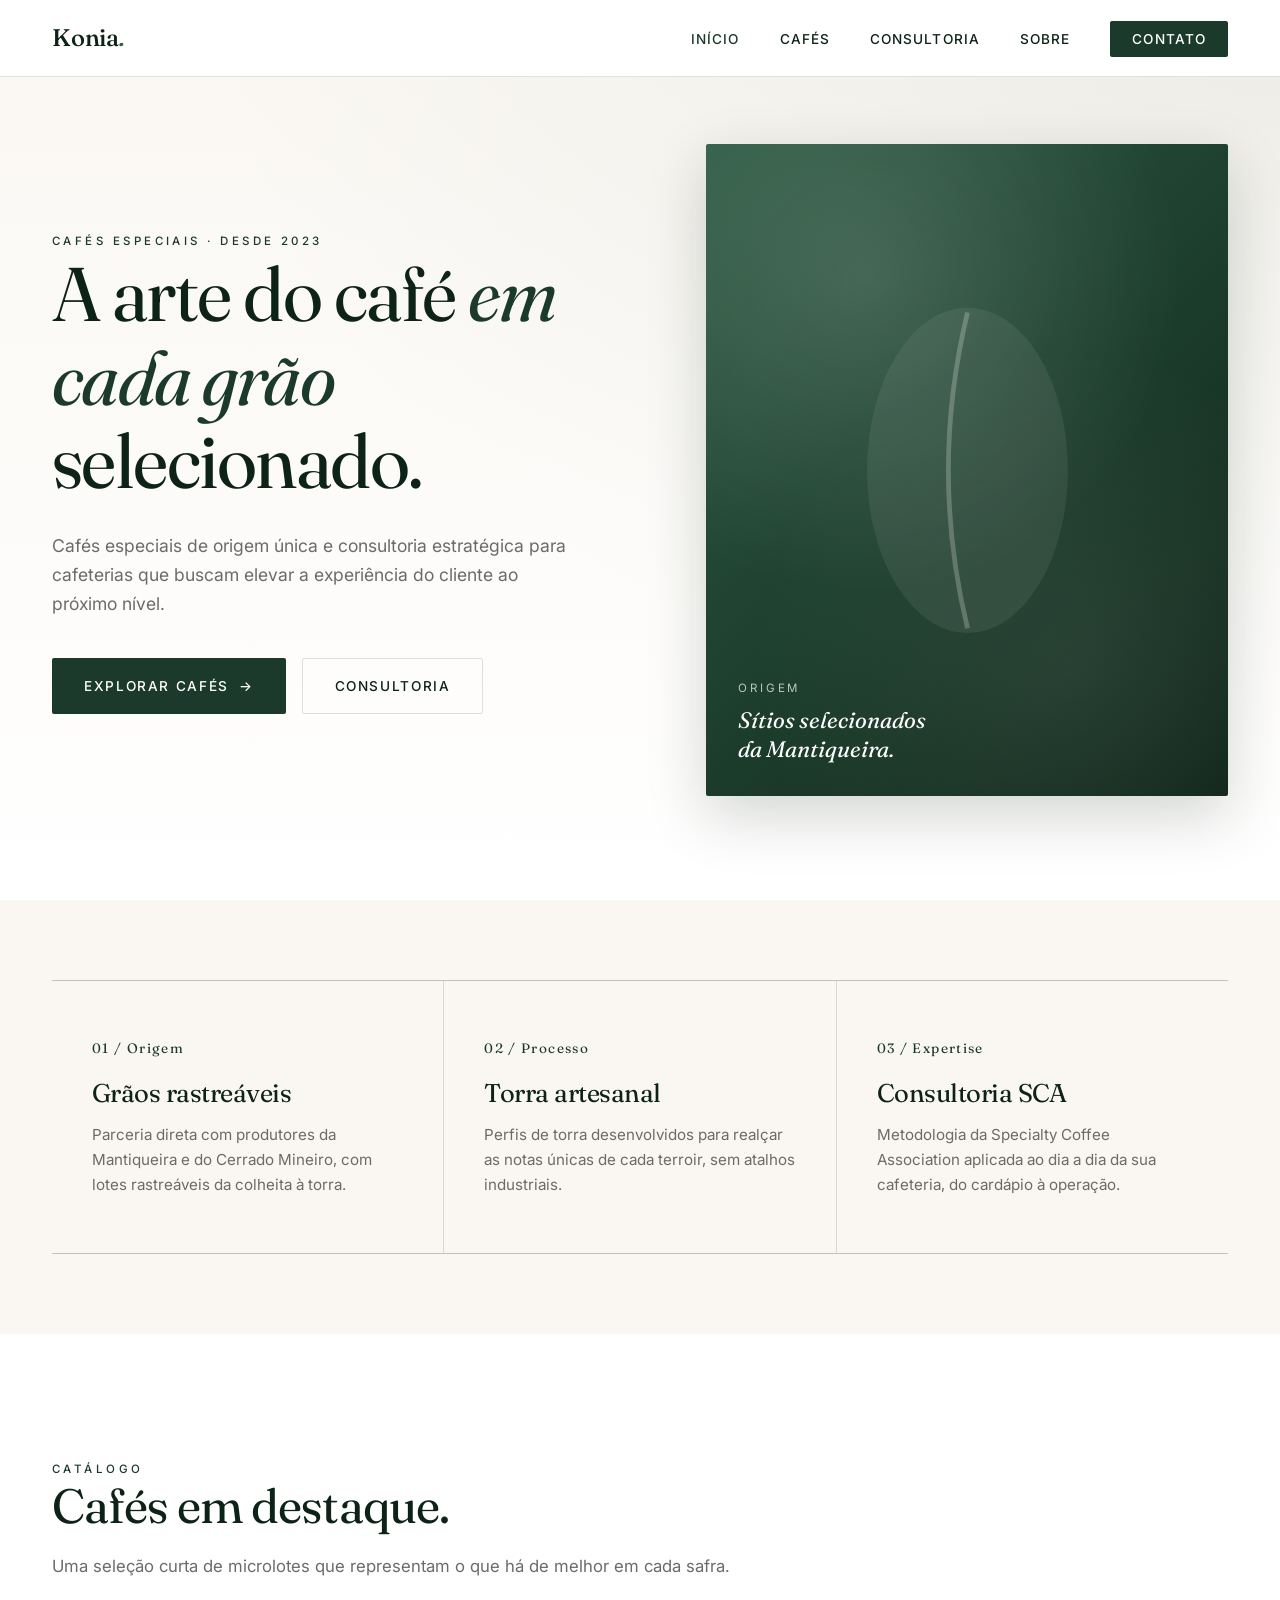
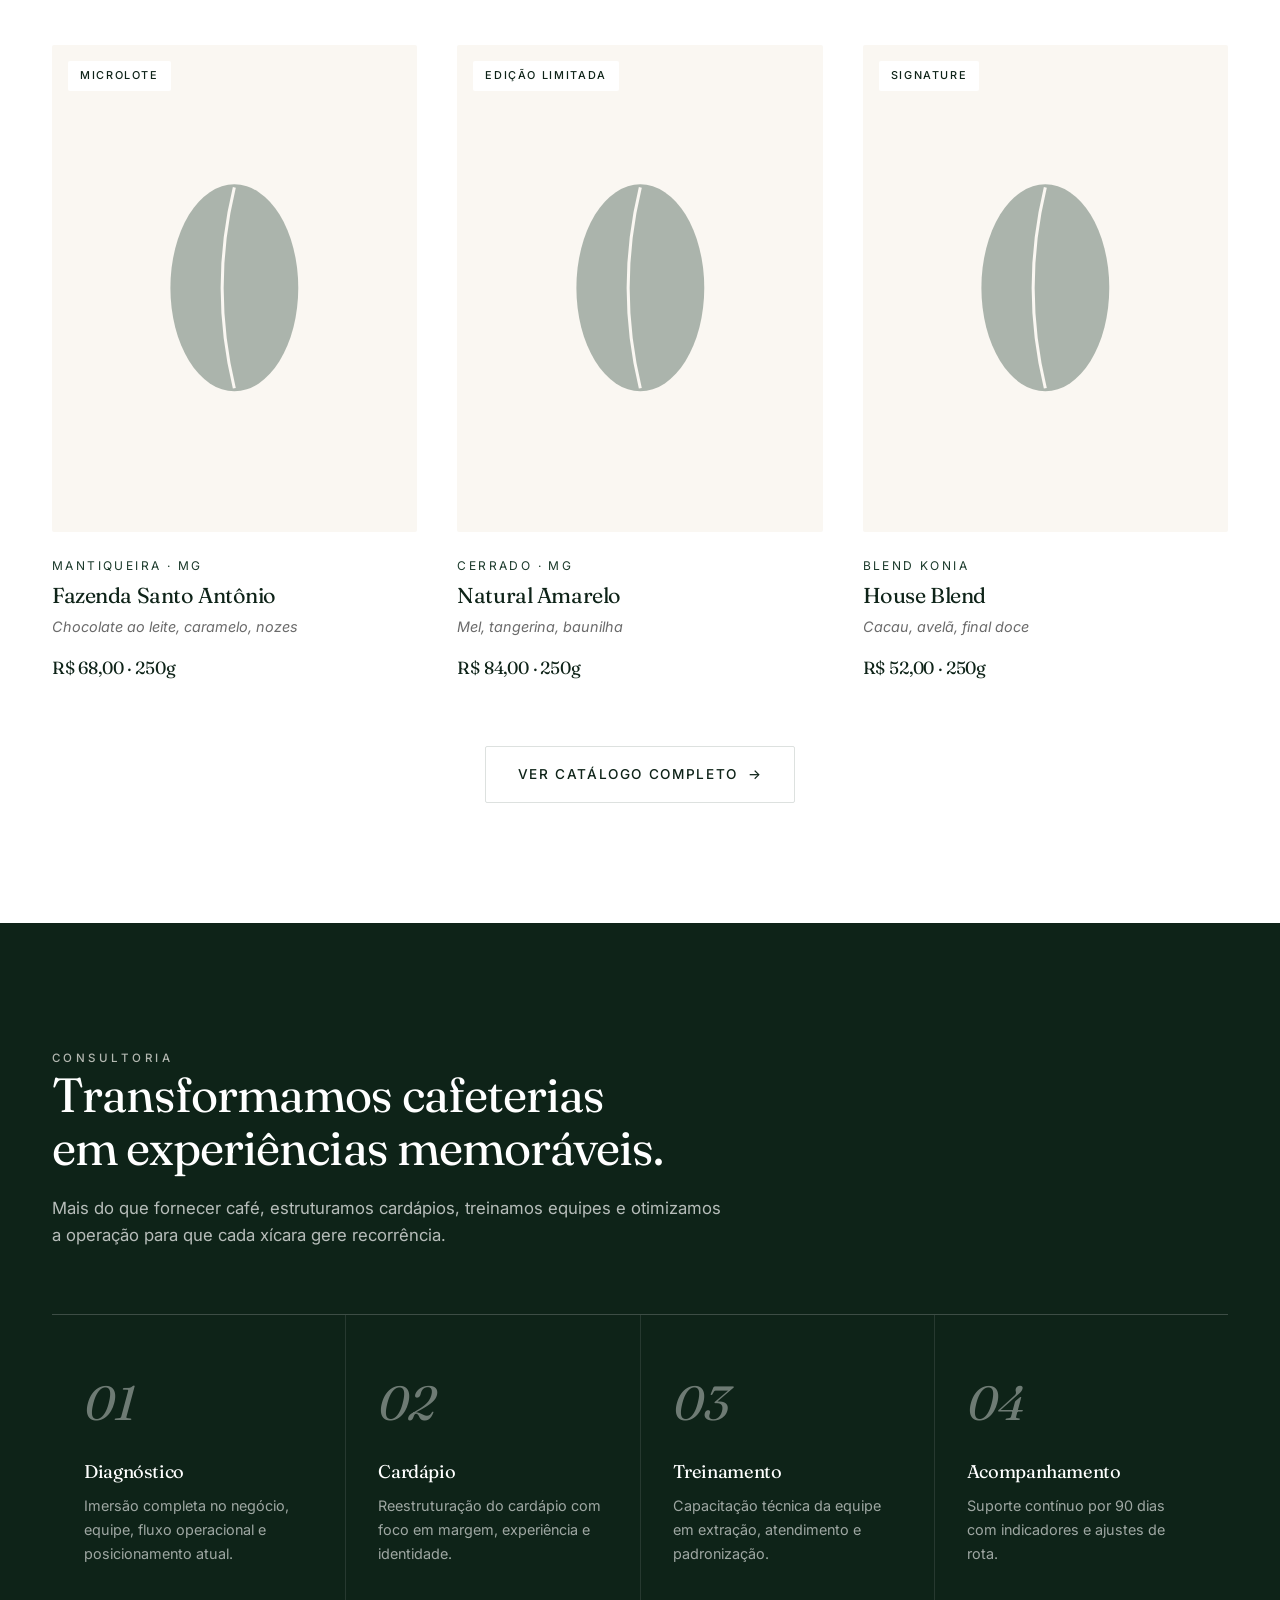
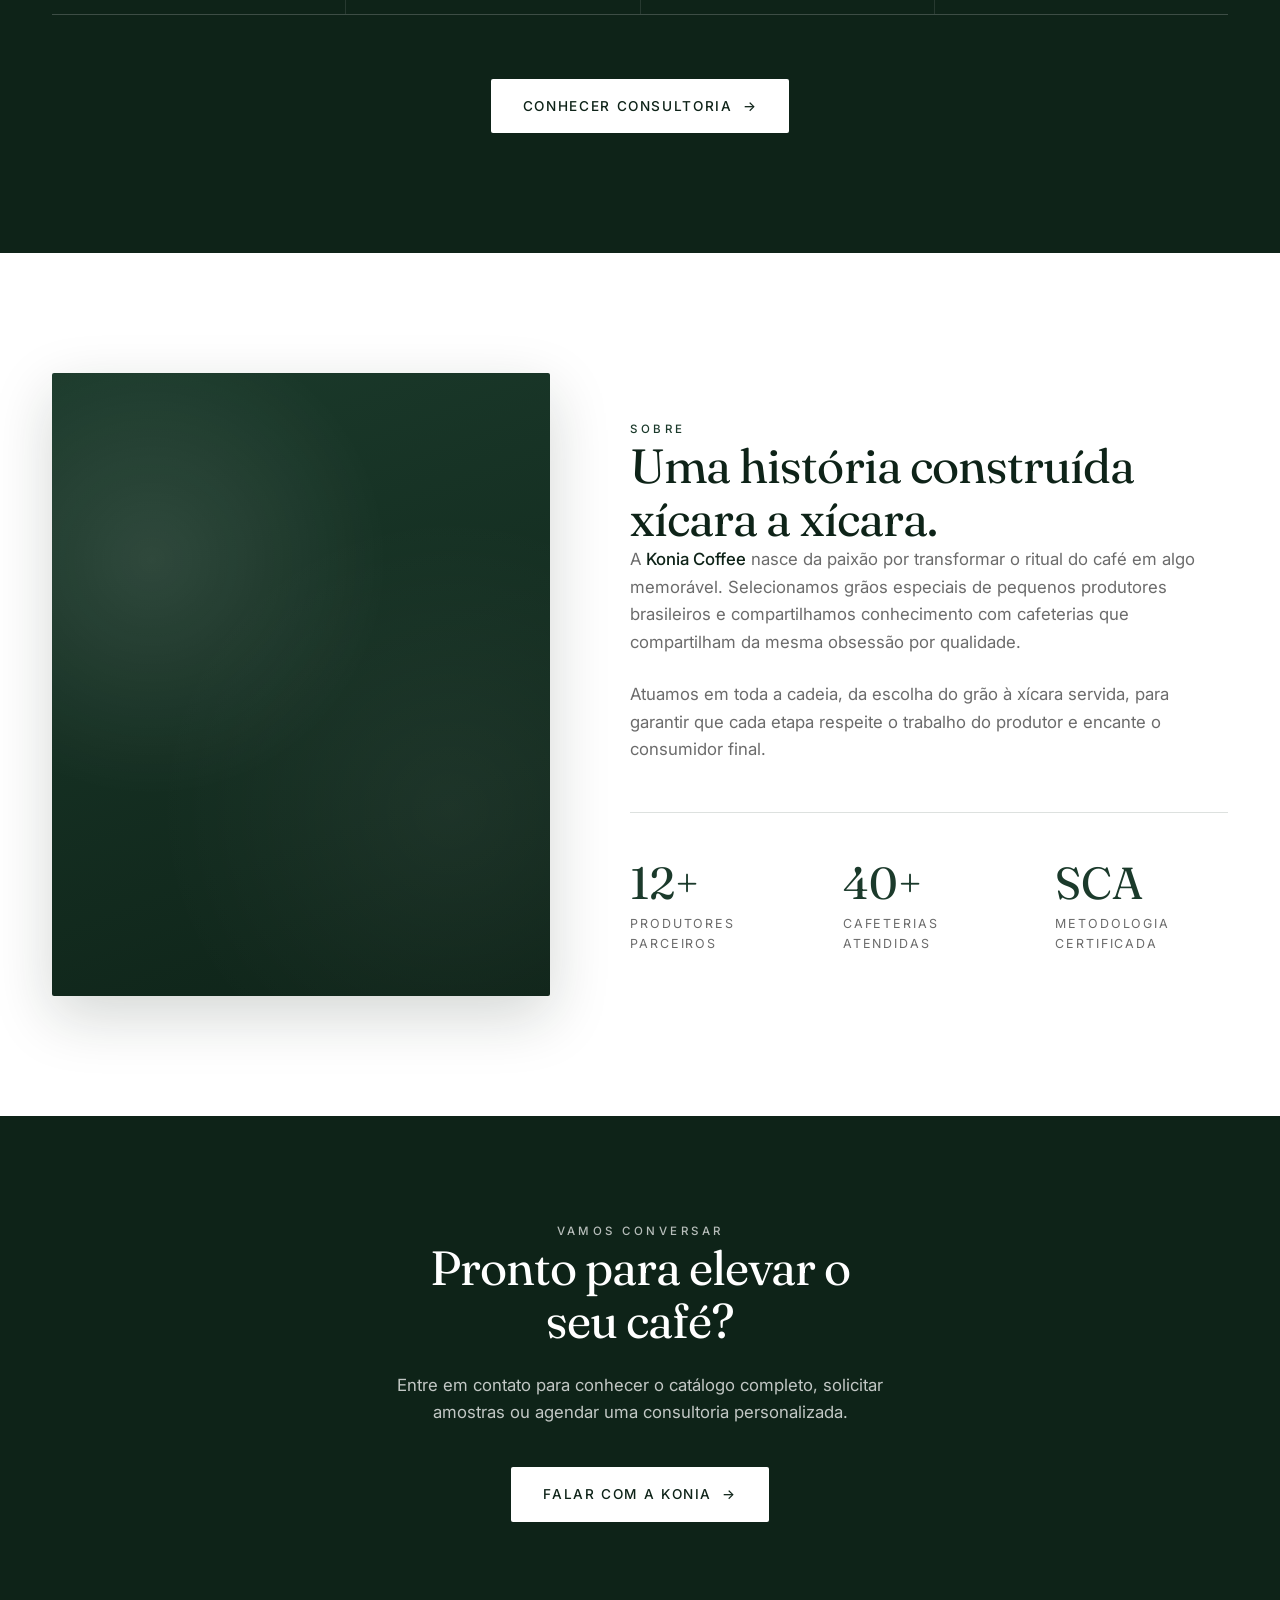
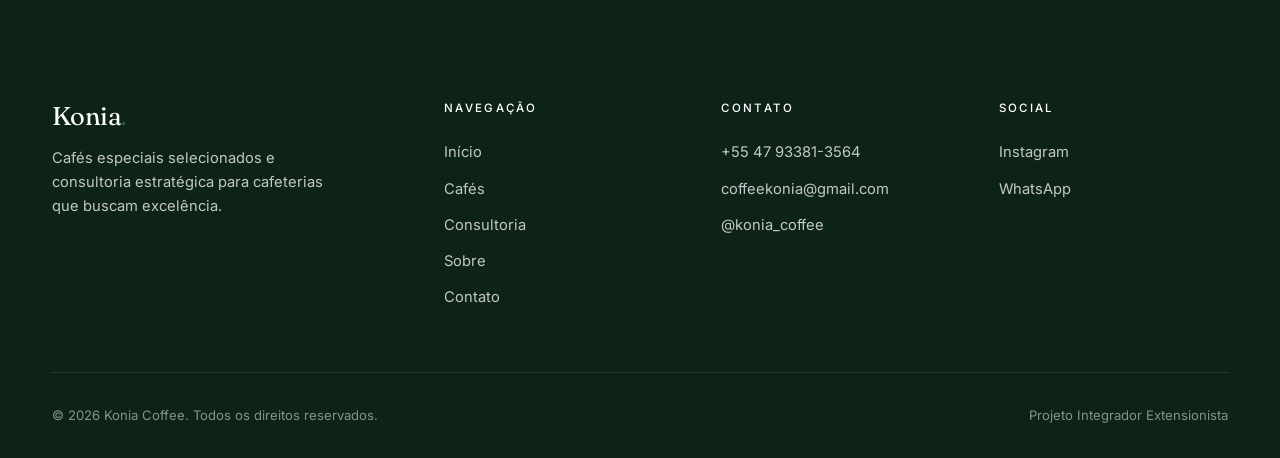
<file: index.html>
<!DOCTYPE html>
<html lang="pt-BR">
<head>
  <meta charset="UTF-8">
  <meta name="viewport" content="width=device-width, initial-scale=1.0">
  <meta name="description" content="Konia Coffee | Cafés especiais selecionados e consultoria estratégica para cafeterias.">
  <title>Konia Coffee | Cafés Especiais & Consultoria</title>
  <link rel="preconnect" href="https://fonts.googleapis.com">
  <link rel="preconnect" href="https://fonts.gstatic.com" crossorigin>
  <link href="https://fonts.googleapis.com/css2?family=Fraunces:ital,wght@0,300;0,400;0,500;1,400&family=Inter:wght@300;400;500;600&display=swap" rel="stylesheet">
  <link rel="stylesheet" href="assets/css/style.css">
</head>
<body>

  <header class="nav">
    <div class="nav__inner">
      <a href="index.html" class="nav__logo">Konia<span>.</span></a>
      <button class="nav__toggle" aria-label="Abrir menu">
        <span></span><span></span><span></span>
      </button>
      <ul class="nav__menu">
        <li><a href="index.html" data-page="index.html">Início</a></li>
        <li><a href="produtos.html" data-page="produtos.html">Cafés</a></li>
        <li><a href="consultoria.html" data-page="consultoria.html">Consultoria</a></li>
        <li><a href="sobre.html" data-page="sobre.html">Sobre</a></li>
        <li><a href="contato.html" class="nav__cta">Contato</a></li>
      </ul>
    </div>
  </header>

  <section class="hero">
    <div class="container">
      <div class="hero__grid">
        <div class="hero__content reveal">
          <span class="eyebrow">Cafés especiais · desde 2023</span>
          <h1>A arte do café <em>em cada grão</em> selecionado.</h1>
          <p>Cafés especiais de origem única e consultoria estratégica para cafeterias que buscam elevar a experiência do cliente ao próximo nível.</p>
          <div class="hero__actions">
            <a href="produtos.html" class="btn btn--primary">
              Explorar cafés
              <span class="btn__arrow">→</span>
            </a>
            <a href="consultoria.html" class="btn btn--ghost">Consultoria</a>
          </div>
        </div>
        <div class="hero__visual reveal">
          <div class="hero__beans">
            <svg viewBox="0 0 120 160" xmlns="http://www.w3.org/2000/svg" aria-hidden="true">
              <ellipse cx="60" cy="80" rx="42" ry="68" fill="rgba(255,255,255,0.08)"/>
              <path d="M60 14 Q 44 80 60 146" stroke="rgba(255,255,255,0.25)" stroke-width="2" fill="none"/>
            </svg>
          </div>
          <div class="hero__visual-label">
            <small>Origem</small>
            Sítios selecionados<br>da Mantiqueira.
          </div>
        </div>
      </div>
    </div>
  </section>

  <section class="section--tight section--cream">
    <div class="container">
      <div class="pillars">
        <div class="pillar reveal">
          <div class="pillar__num">01 / Origem</div>
          <h3>Grãos rastreáveis</h3>
          <p>Parceria direta com produtores da Mantiqueira e do Cerrado Mineiro, com lotes rastreáveis da colheita à torra.</p>
        </div>
        <div class="pillar reveal">
          <div class="pillar__num">02 / Processo</div>
          <h3>Torra artesanal</h3>
          <p>Perfis de torra desenvolvidos para realçar as notas únicas de cada terroir, sem atalhos industriais.</p>
        </div>
        <div class="pillar reveal">
          <div class="pillar__num">03 / Expertise</div>
          <h3>Consultoria SCA</h3>
          <p>Metodologia da Specialty Coffee Association aplicada ao dia a dia da sua cafeteria, do cardápio à operação.</p>
        </div>
      </div>
    </div>
  </section>

  <section>
    <div class="container">
      <div class="section__head reveal">
        <span class="eyebrow">Catálogo</span>
        <h2>Cafés em destaque.</h2>
        <p>Uma seleção curta de microlotes que representam o que há de melhor em cada safra.</p>
      </div>
      <div class="products">
        <article class="product reveal">
          <div class="product__img">
            <span class="product__tag">Microlote</span>
            <svg viewBox="0 0 120 160" aria-hidden="true"><ellipse cx="60" cy="80" rx="42" ry="68" fill="#1B3A2B"/><path d="M60 14 Q 44 80 60 146" stroke="#FAF7F2" stroke-width="2" fill="none"/></svg>
          </div>
          <div class="product__origin">Mantiqueira · MG</div>
          <h3 class="product__name">Fazenda Santo Antônio</h3>
          <p class="product__notes">Chocolate ao leite, caramelo, nozes</p>
          <div class="product__price">R$ 68,00 · 250g</div>
        </article>

        <article class="product reveal">
          <div class="product__img">
            <span class="product__tag">Edição Limitada</span>
            <svg viewBox="0 0 120 160" aria-hidden="true"><ellipse cx="60" cy="80" rx="42" ry="68" fill="#1B3A2B"/><path d="M60 14 Q 44 80 60 146" stroke="#FAF7F2" stroke-width="2" fill="none"/></svg>
          </div>
          <div class="product__origin">Cerrado · MG</div>
          <h3 class="product__name">Natural Amarelo</h3>
          <p class="product__notes">Mel, tangerina, baunilha</p>
          <div class="product__price">R$ 84,00 · 250g</div>
        </article>

        <article class="product reveal">
          <div class="product__img">
            <span class="product__tag">Signature</span>
            <svg viewBox="0 0 120 160" aria-hidden="true"><ellipse cx="60" cy="80" rx="42" ry="68" fill="#1B3A2B"/><path d="M60 14 Q 44 80 60 146" stroke="#FAF7F2" stroke-width="2" fill="none"/></svg>
          </div>
          <div class="product__origin">Blend Konia</div>
          <h3 class="product__name">House Blend</h3>
          <p class="product__notes">Cacau, avelã, final doce</p>
          <div class="product__price">R$ 52,00 · 250g</div>
        </article>
      </div>
      <div style="text-align:center; margin-top: 64px;" class="reveal">
        <a href="produtos.html" class="btn btn--ghost">Ver catálogo completo <span class="btn__arrow">→</span></a>
      </div>
    </div>
  </section>

  <section class="section--dark">
    <div class="container">
      <div class="section__head reveal">
        <span class="eyebrow">Consultoria</span>
        <h2>Transformamos cafeterias<br>em experiências memoráveis.</h2>
        <p>Mais do que fornecer café, estruturamos cardápios, treinamos equipes e otimizamos a operação para que cada xícara gere recorrência.</p>
      </div>
      <div class="process">
        <div class="process__step reveal">
          <div class="process__num">01</div>
          <h3>Diagnóstico</h3>
          <p>Imersão completa no negócio, equipe, fluxo operacional e posicionamento atual.</p>
        </div>
        <div class="process__step reveal">
          <div class="process__num">02</div>
          <h3>Cardápio</h3>
          <p>Reestruturação do cardápio com foco em margem, experiência e identidade.</p>
        </div>
        <div class="process__step reveal">
          <div class="process__num">03</div>
          <h3>Treinamento</h3>
          <p>Capacitação técnica da equipe em extração, atendimento e padronização.</p>
        </div>
        <div class="process__step reveal">
          <div class="process__num">04</div>
          <h3>Acompanhamento</h3>
          <p>Suporte contínuo por 90 dias com indicadores e ajustes de rota.</p>
        </div>
      </div>
      <div style="text-align:center; margin-top: 64px;" class="reveal">
        <a href="consultoria.html" class="btn btn--primary" style="background:var(--white); color:var(--green-dark);">Conhecer consultoria <span class="btn__arrow">→</span></a>
      </div>
    </div>
  </section>

  <section>
    <div class="container">
      <div class="about__grid">
        <div class="about__image reveal" aria-hidden="true"></div>
        <div class="about__content reveal">
          <span class="eyebrow">Sobre</span>
          <h2>Uma história construída<br>xícara a xícara.</h2>
          <p>A <strong>Konia Coffee</strong> nasce da paixão por transformar o ritual do café em algo memorável. Selecionamos grãos especiais de pequenos produtores brasileiros e compartilhamos conhecimento com cafeterias que compartilham da mesma obsessão por qualidade.</p>
          <p>Atuamos em toda a cadeia, da escolha do grão à xícara servida, para garantir que cada etapa respeite o trabalho do produtor e encante o consumidor final.</p>
          <div class="about__stats">
            <div>
              <div class="stat__num">12+</div>
              <div class="stat__label">Produtores parceiros</div>
            </div>
            <div>
              <div class="stat__num">40+</div>
              <div class="stat__label">Cafeterias atendidas</div>
            </div>
            <div>
              <div class="stat__num">SCA</div>
              <div class="stat__label">Metodologia certificada</div>
            </div>
          </div>
        </div>
      </div>
    </div>
  </section>

  <section class="cta-strip">
    <div class="container">
      <div class="reveal">
        <span class="eyebrow" style="color:rgba(255,255,255,0.7);">Vamos conversar</span>
        <h2>Pronto para elevar o<br>seu café?</h2>
        <p>Entre em contato para conhecer o catálogo completo, solicitar amostras ou agendar uma consultoria personalizada.</p>
        <a href="contato.html" class="btn btn--primary">Falar com a Konia <span class="btn__arrow">→</span></a>
      </div>
    </div>
  </section>

  <footer class="footer">
    <div class="container">
      <div class="footer__grid">
        <div class="footer__brand">
          <h3>Konia<span style="color:var(--green-soft); font-style:italic;">.</span></h3>
          <p>Cafés especiais selecionados e consultoria estratégica para cafeterias que buscam excelência.</p>
        </div>
        <div class="footer__col">
          <h4>Navegação</h4>
          <ul>
            <li><a href="index.html">Início</a></li>
            <li><a href="produtos.html">Cafés</a></li>
            <li><a href="consultoria.html">Consultoria</a></li>
            <li><a href="sobre.html">Sobre</a></li>
            <li><a href="contato.html">Contato</a></li>
          </ul>
        </div>
        <div class="footer__col">
          <h4>Contato</h4>
          <ul>
            <li>+55 47 93381-3564</li>
            <li>coffeekonia@gmail.com</li>
            <li>@konia_coffee</li>
          </ul>
        </div>
        <div class="footer__col">
          <h4>Social</h4>
          <ul>
            <li><a href="https://instagram.com/konia_coffee" target="_blank" rel="noopener">Instagram</a></li>
            <li><a href="https://wa.me/5547933813564" target="_blank" rel="noopener">WhatsApp</a></li>
          </ul>
        </div>
      </div>
      <div class="footer__bottom">
        <span>© 2026 Konia Coffee. Todos os direitos reservados.</span>
        <span>Projeto Integrador Extensionista</span>
      </div>
    </div>
  </footer>

  <script src="assets/js/main.js"></script>
</body>
</html>
</file>
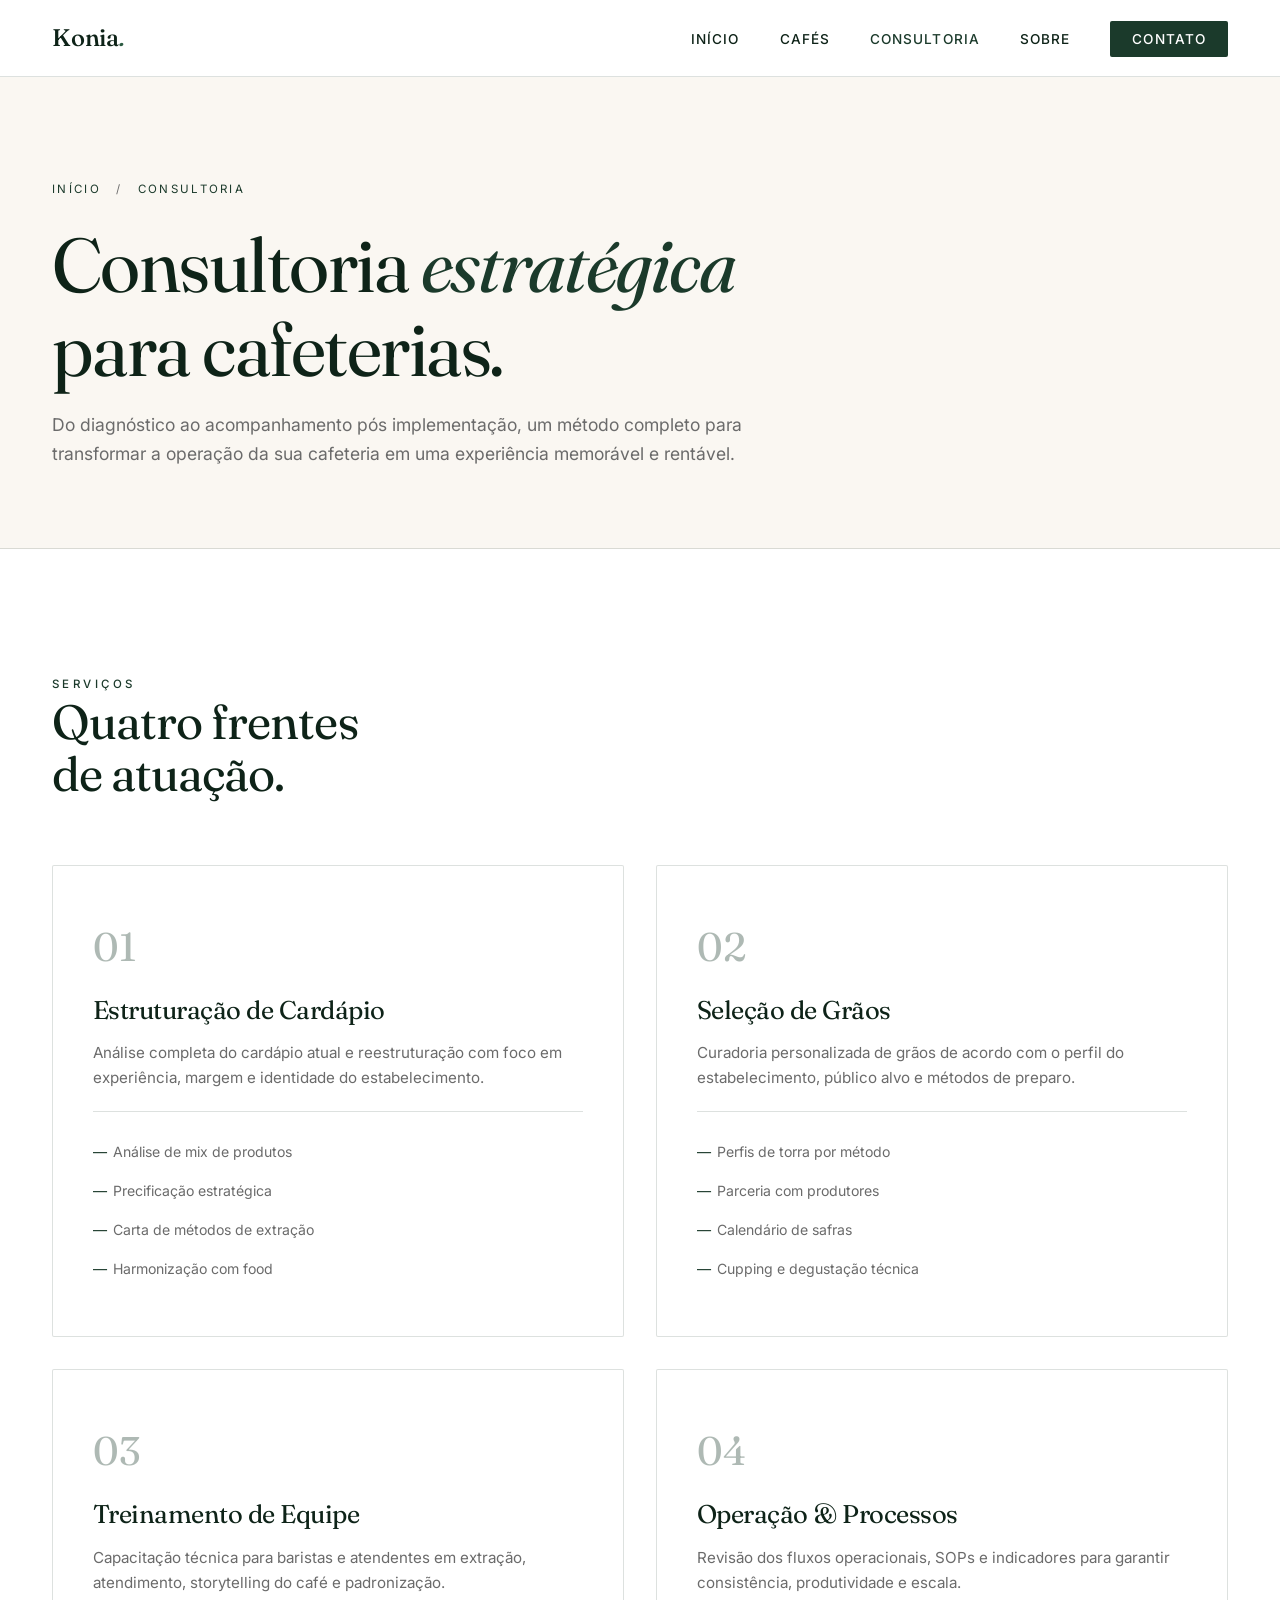
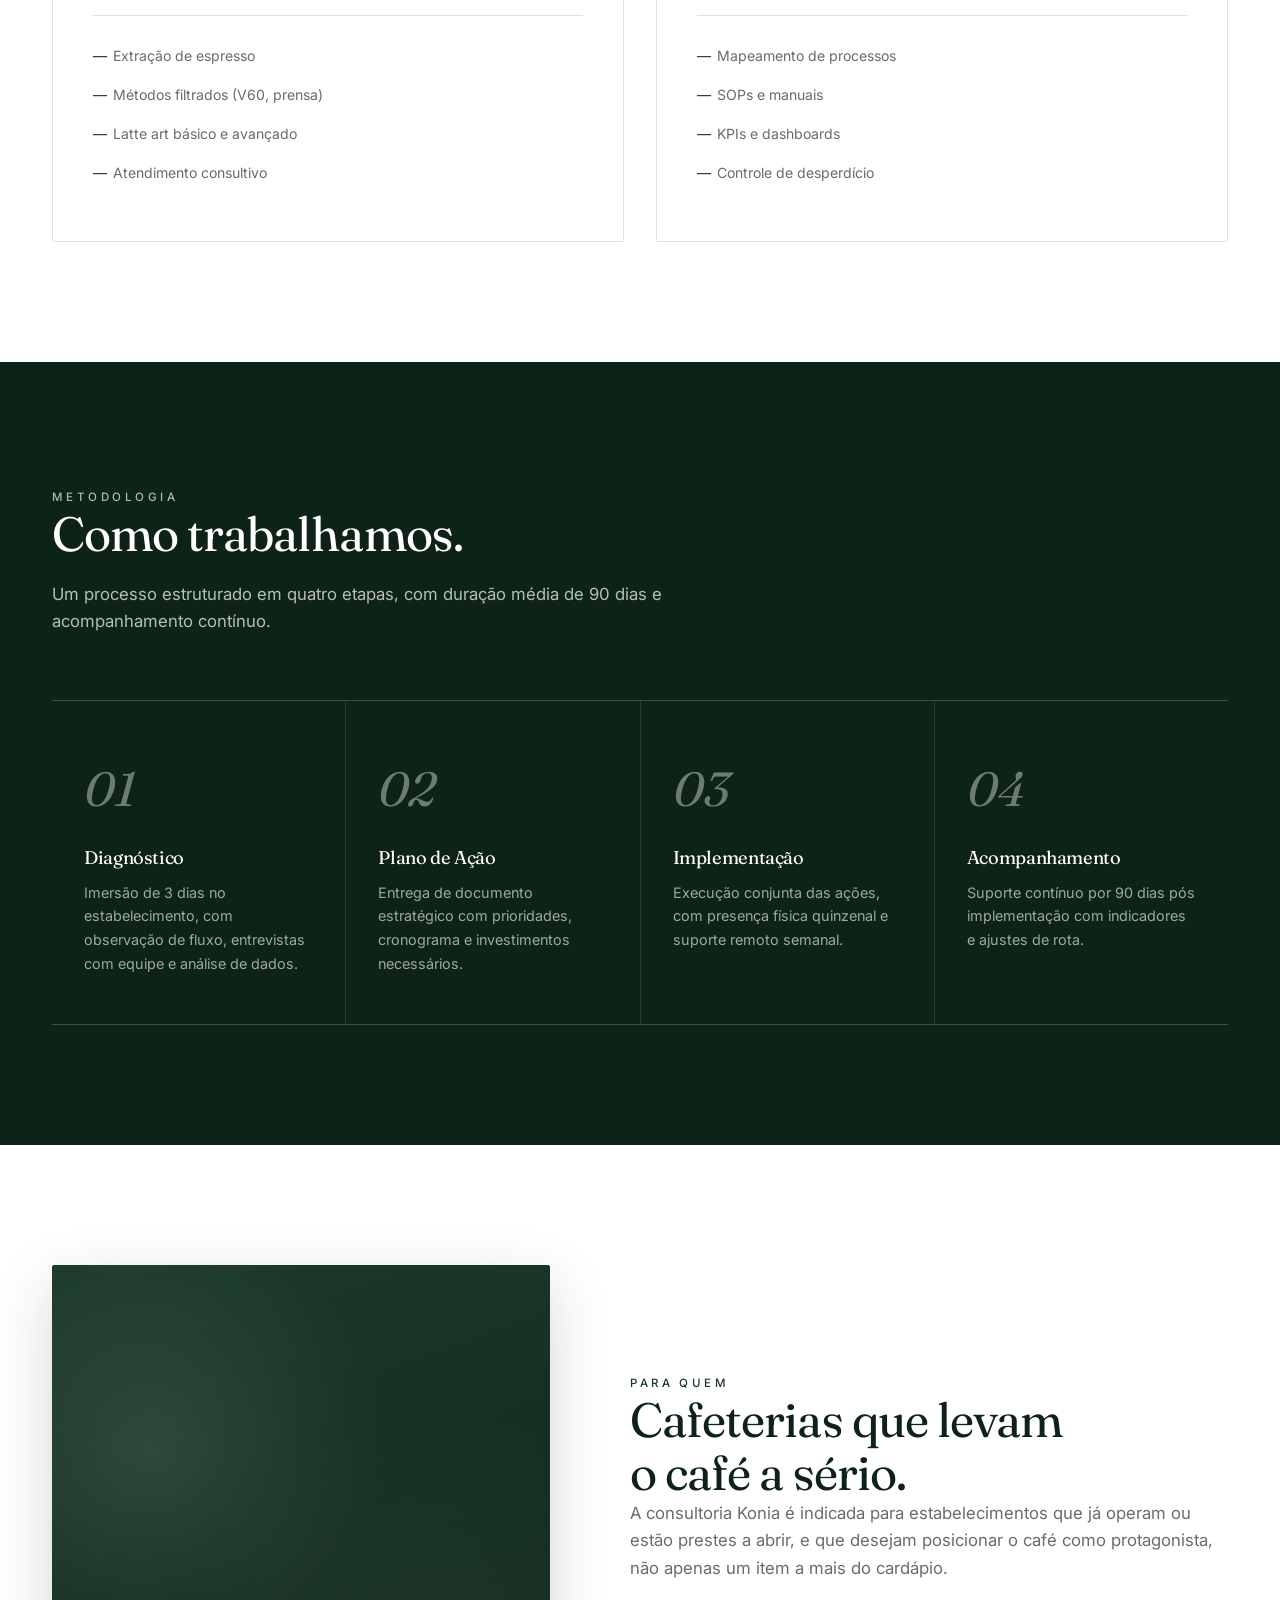
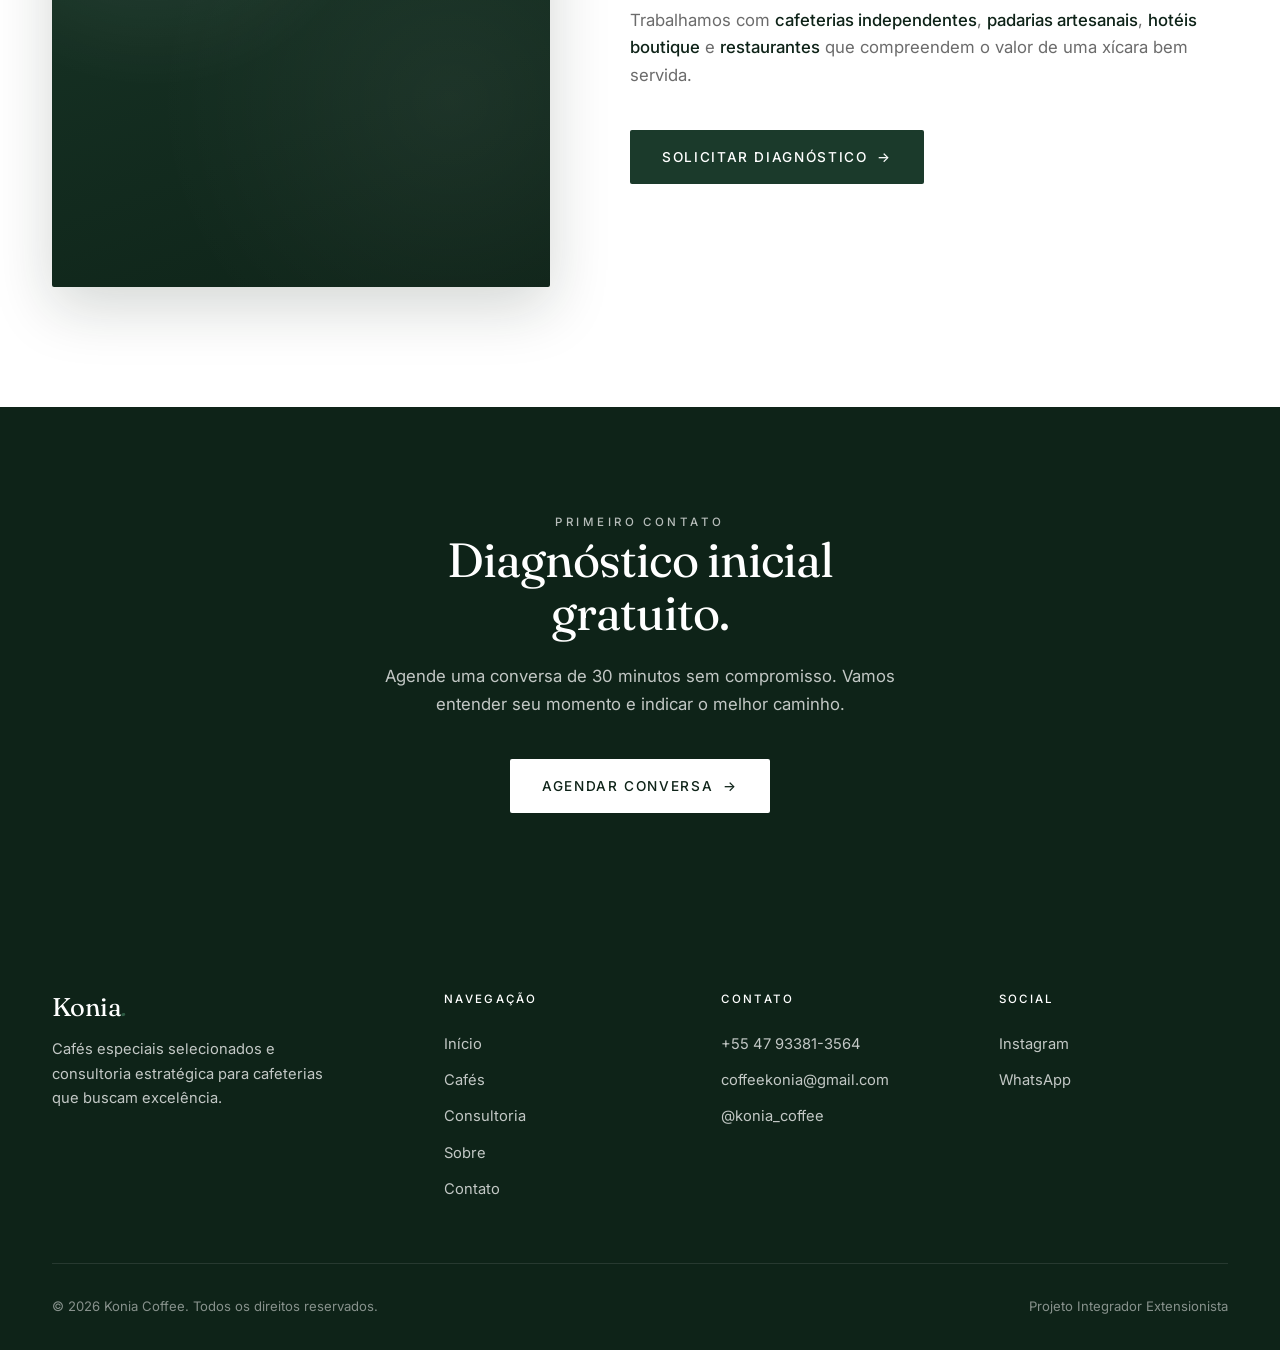
<file: consultoria.html>
<!DOCTYPE html>
<html lang="pt-BR">
<head>
  <meta charset="UTF-8">
  <meta name="viewport" content="width=device-width, initial-scale=1.0">
  <meta name="description" content="Consultoria estratégica para cafeterias. Metodologia SCA aplicada ao seu negócio.">
  <title>Consultoria | Konia Coffee</title>
  <link rel="preconnect" href="https://fonts.googleapis.com">
  <link rel="preconnect" href="https://fonts.gstatic.com" crossorigin>
  <link href="https://fonts.googleapis.com/css2?family=Fraunces:ital,wght@0,300;0,400;0,500;1,400&family=Inter:wght@300;400;500;600&display=swap" rel="stylesheet">
  <link rel="stylesheet" href="assets/css/style.css">
</head>
<body>

  <header class="nav">
    <div class="nav__inner">
      <a href="index.html" class="nav__logo">Konia<span>.</span></a>
      <button class="nav__toggle" aria-label="Abrir menu">
        <span></span><span></span><span></span>
      </button>
      <ul class="nav__menu">
        <li><a href="index.html" data-page="index.html">Início</a></li>
        <li><a href="produtos.html" data-page="produtos.html">Cafés</a></li>
        <li><a href="consultoria.html" data-page="consultoria.html">Consultoria</a></li>
        <li><a href="sobre.html" data-page="sobre.html">Sobre</a></li>
        <li><a href="contato.html" class="nav__cta">Contato</a></li>
      </ul>
    </div>
  </header>

  <section class="page-header">
    <div class="container">
      <div class="page-header__inner reveal">
        <div class="breadcrumb">Início <span>/</span> Consultoria</div>
        <h1>Consultoria <em style="font-style:italic; color:var(--green);">estratégica</em> para cafeterias.</h1>
        <p>Do diagnóstico ao acompanhamento pós implementação, um método completo para transformar a operação da sua cafeteria em uma experiência memorável e rentável.</p>
      </div>
    </div>
  </section>

  <section>
    <div class="container">
      <div class="section__head reveal">
        <span class="eyebrow">Serviços</span>
        <h2>Quatro frentes<br>de atuação.</h2>
      </div>
      <div class="services">
        <article class="service reveal">
          <div class="service__num">01</div>
          <h3>Estruturação de Cardápio</h3>
          <p>Análise completa do cardápio atual e reestruturação com foco em experiência, margem e identidade do estabelecimento.</p>
          <ul class="service__list">
            <li>Análise de mix de produtos</li>
            <li>Precificação estratégica</li>
            <li>Carta de métodos de extração</li>
            <li>Harmonização com food</li>
          </ul>
        </article>

        <article class="service reveal">
          <div class="service__num">02</div>
          <h3>Seleção de Grãos</h3>
          <p>Curadoria personalizada de grãos de acordo com o perfil do estabelecimento, público alvo e métodos de preparo.</p>
          <ul class="service__list">
            <li>Perfis de torra por método</li>
            <li>Parceria com produtores</li>
            <li>Calendário de safras</li>
            <li>Cupping e degustação técnica</li>
          </ul>
        </article>

        <article class="service reveal">
          <div class="service__num">03</div>
          <h3>Treinamento de Equipe</h3>
          <p>Capacitação técnica para baristas e atendentes em extração, atendimento, storytelling do café e padronização.</p>
          <ul class="service__list">
            <li>Extração de espresso</li>
            <li>Métodos filtrados (V60, prensa)</li>
            <li>Latte art básico e avançado</li>
            <li>Atendimento consultivo</li>
          </ul>
        </article>

        <article class="service reveal">
          <div class="service__num">04</div>
          <h3>Operação & Processos</h3>
          <p>Revisão dos fluxos operacionais, SOPs e indicadores para garantir consistência, produtividade e escala.</p>
          <ul class="service__list">
            <li>Mapeamento de processos</li>
            <li>SOPs e manuais</li>
            <li>KPIs e dashboards</li>
            <li>Controle de desperdício</li>
          </ul>
        </article>
      </div>
    </div>
  </section>

  <section class="section--dark">
    <div class="container">
      <div class="section__head reveal">
        <span class="eyebrow">Metodologia</span>
        <h2>Como trabalhamos.</h2>
        <p>Um processo estruturado em quatro etapas, com duração média de 90 dias e acompanhamento contínuo.</p>
      </div>
      <div class="process">
        <div class="process__step reveal">
          <div class="process__num">01</div>
          <h3>Diagnóstico</h3>
          <p>Imersão de 3 dias no estabelecimento, com observação de fluxo, entrevistas com equipe e análise de dados.</p>
        </div>
        <div class="process__step reveal">
          <div class="process__num">02</div>
          <h3>Plano de Ação</h3>
          <p>Entrega de documento estratégico com prioridades, cronograma e investimentos necessários.</p>
        </div>
        <div class="process__step reveal">
          <div class="process__num">03</div>
          <h3>Implementação</h3>
          <p>Execução conjunta das ações, com presença física quinzenal e suporte remoto semanal.</p>
        </div>
        <div class="process__step reveal">
          <div class="process__num">04</div>
          <h3>Acompanhamento</h3>
          <p>Suporte contínuo por 90 dias pós implementação com indicadores e ajustes de rota.</p>
        </div>
      </div>
    </div>
  </section>

  <section>
    <div class="container">
      <div class="about__grid">
        <div class="about__image reveal" aria-hidden="true"></div>
        <div class="about__content reveal">
          <span class="eyebrow">Para quem</span>
          <h2>Cafeterias que levam<br>o café a sério.</h2>
          <p>A consultoria Konia é indicada para estabelecimentos que já operam ou estão prestes a abrir, e que desejam posicionar o café como protagonista, não apenas um item a mais do cardápio.</p>
          <p>Trabalhamos com <strong>cafeterias independentes</strong>, <strong>padarias artesanais</strong>, <strong>hotéis boutique</strong> e <strong>restaurantes</strong> que compreendem o valor de uma xícara bem servida.</p>
          <div style="margin-top:40px;">
            <a href="contato.html" class="btn btn--primary">Solicitar diagnóstico <span class="btn__arrow">→</span></a>
          </div>
        </div>
      </div>
    </div>
  </section>

  <section class="cta-strip">
    <div class="container">
      <div class="reveal">
        <span class="eyebrow" style="color:rgba(255,255,255,0.7);">Primeiro contato</span>
        <h2>Diagnóstico inicial<br>gratuito.</h2>
        <p>Agende uma conversa de 30 minutos sem compromisso. Vamos entender seu momento e indicar o melhor caminho.</p>
        <a href="contato.html" class="btn btn--primary">Agendar conversa <span class="btn__arrow">→</span></a>
      </div>
    </div>
  </section>

  <footer class="footer">
    <div class="container">
      <div class="footer__grid">
        <div class="footer__brand">
          <h3>Konia<span style="color:var(--green-soft); font-style:italic;">.</span></h3>
          <p>Cafés especiais selecionados e consultoria estratégica para cafeterias que buscam excelência.</p>
        </div>
        <div class="footer__col">
          <h4>Navegação</h4>
          <ul>
            <li><a href="index.html">Início</a></li>
            <li><a href="produtos.html">Cafés</a></li>
            <li><a href="consultoria.html">Consultoria</a></li>
            <li><a href="sobre.html">Sobre</a></li>
            <li><a href="contato.html">Contato</a></li>
          </ul>
        </div>
        <div class="footer__col">
          <h4>Contato</h4>
          <ul>
            <li>+55 47 93381-3564</li>
            <li>coffeekonia@gmail.com</li>
            <li>@konia_coffee</li>
          </ul>
        </div>
        <div class="footer__col">
          <h4>Social</h4>
          <ul>
            <li><a href="https://instagram.com/konia_coffee" target="_blank" rel="noopener">Instagram</a></li>
            <li><a href="https://wa.me/5547933813564" target="_blank" rel="noopener">WhatsApp</a></li>
          </ul>
        </div>
      </div>
      <div class="footer__bottom">
        <span>© 2026 Konia Coffee. Todos os direitos reservados.</span>
        <span>Projeto Integrador Extensionista</span>
      </div>
    </div>
  </footer>

  <script src="assets/js/main.js"></script>
</body>
</html>
</file>
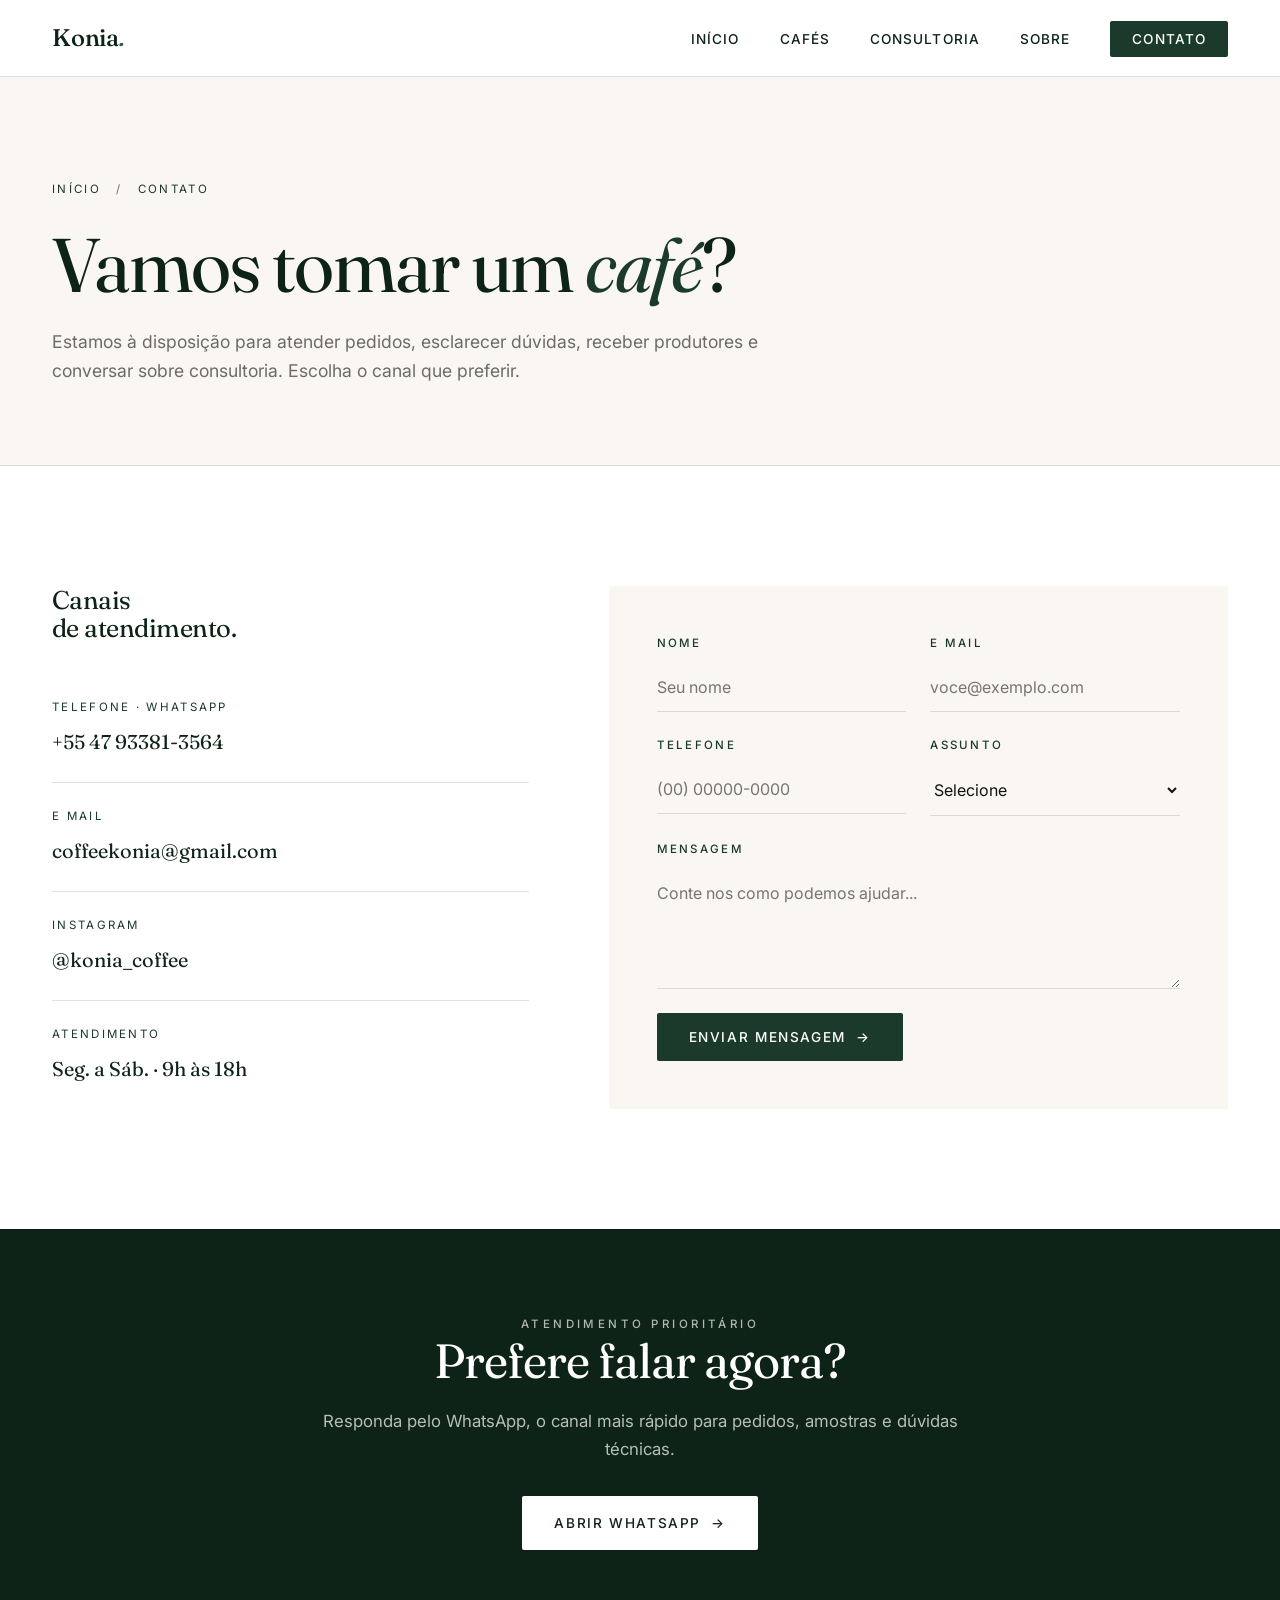
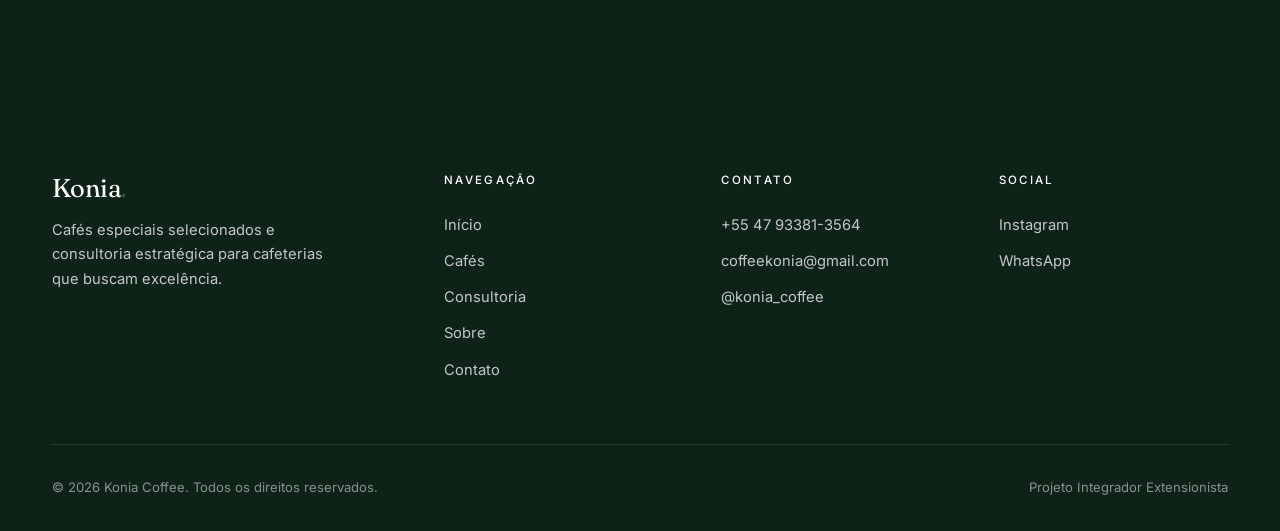
<file: contato.html>
<!DOCTYPE html>
<html lang="pt-BR">
<head>
  <meta charset="UTF-8">
  <meta name="viewport" content="width=device-width, initial-scale=1.0">
  <meta name="description" content="Entre em contato com a Konia Coffee. Cafés especiais e consultoria.">
  <title>Contato | Konia Coffee</title>
  <link rel="preconnect" href="https://fonts.googleapis.com">
  <link rel="preconnect" href="https://fonts.gstatic.com" crossorigin>
  <link href="https://fonts.googleapis.com/css2?family=Fraunces:ital,wght@0,300;0,400;0,500;1,400&family=Inter:wght@300;400;500;600&display=swap" rel="stylesheet">
  <link rel="stylesheet" href="assets/css/style.css">
</head>
<body>

  <header class="nav">
    <div class="nav__inner">
      <a href="index.html" class="nav__logo">Konia<span>.</span></a>
      <button class="nav__toggle" aria-label="Abrir menu">
        <span></span><span></span><span></span>
      </button>
      <ul class="nav__menu">
        <li><a href="index.html" data-page="index.html">Início</a></li>
        <li><a href="produtos.html" data-page="produtos.html">Cafés</a></li>
        <li><a href="consultoria.html" data-page="consultoria.html">Consultoria</a></li>
        <li><a href="sobre.html" data-page="sobre.html">Sobre</a></li>
        <li><a href="contato.html" class="nav__cta">Contato</a></li>
      </ul>
    </div>
  </header>

  <section class="page-header">
    <div class="container">
      <div class="page-header__inner reveal">
        <div class="breadcrumb">Início <span>/</span> Contato</div>
        <h1>Vamos tomar um <em style="font-style:italic; color:var(--green);">café</em>?</h1>
        <p>Estamos à disposição para atender pedidos, esclarecer dúvidas, receber produtores e conversar sobre consultoria. Escolha o canal que preferir.</p>
      </div>
    </div>
  </section>

  <section>
    <div class="container">
      <div class="contact__grid">
        <div class="contact__info reveal">
          <h3>Canais<br>de atendimento.</h3>
          <ul class="contact__list">
            <li>
              <span class="contact__label">Telefone · WhatsApp</span>
              <a href="https://wa.me/5547933813564" class="contact__value">+55 47 93381-3564</a>
            </li>
            <li>
              <span class="contact__label">E mail</span>
              <a href="mailto:coffeekonia@gmail.com" class="contact__value">coffeekonia@gmail.com</a>
            </li>
            <li>
              <span class="contact__label">Instagram</span>
              <a href="https://instagram.com/konia_coffee" target="_blank" rel="noopener" class="contact__value">@konia_coffee</a>
            </li>
            <li>
              <span class="contact__label">Atendimento</span>
              <span class="contact__value">Seg. a Sáb. · 9h às 18h</span>
            </li>
          </ul>
        </div>

        <form class="form reveal" data-form novalidate>
          <div class="form__msg">Mensagem enviada com sucesso. Entraremos em contato em breve.</div>
          <div class="form__row">
            <div class="field">
              <label for="nome">Nome</label>
              <input type="text" id="nome" name="nome" required placeholder="Seu nome">
            </div>
            <div class="field">
              <label for="email">E mail</label>
              <input type="email" id="email" name="email" required placeholder="voce@exemplo.com">
            </div>
          </div>
          <div class="form__row">
            <div class="field">
              <label for="telefone">Telefone</label>
              <input type="tel" id="telefone" name="telefone" placeholder="(00) 00000-0000">
            </div>
            <div class="field">
              <label for="assunto">Assunto</label>
              <select id="assunto" name="assunto" required>
                <option value="">Selecione</option>
                <option value="catalogo">Pedido do catálogo</option>
                <option value="consultoria">Consultoria para cafeteria</option>
                <option value="atacado">Atacado · Cafeteria</option>
                <option value="parceria">Parceria · Fornecedor</option>
                <option value="outro">Outro</option>
              </select>
            </div>
          </div>
          <div class="field">
            <label for="mensagem">Mensagem</label>
            <textarea id="mensagem" name="mensagem" required placeholder="Conte nos como podemos ajudar..."></textarea>
          </div>
          <div>
            <button type="submit" class="btn btn--primary">Enviar mensagem <span class="btn__arrow">→</span></button>
          </div>
        </form>
      </div>
    </div>
  </section>

  <section class="section--dark section--tight">
    <div class="container">
      <div class="section__head center reveal">
        <span class="eyebrow">Atendimento prioritário</span>
        <h2>Prefere falar agora?</h2>
        <p>Responda pelo WhatsApp, o canal mais rápido para pedidos, amostras e dúvidas técnicas.</p>
        <div style="margin-top:32px;">
          <a href="https://wa.me/5547933813564" target="_blank" rel="noopener" class="btn btn--primary" style="background:var(--white); color:var(--green-dark);">Abrir WhatsApp <span class="btn__arrow">→</span></a>
        </div>
      </div>
    </div>
  </section>

  <footer class="footer">
    <div class="container">
      <div class="footer__grid">
        <div class="footer__brand">
          <h3>Konia<span style="color:var(--green-soft); font-style:italic;">.</span></h3>
          <p>Cafés especiais selecionados e consultoria estratégica para cafeterias que buscam excelência.</p>
        </div>
        <div class="footer__col">
          <h4>Navegação</h4>
          <ul>
            <li><a href="index.html">Início</a></li>
            <li><a href="produtos.html">Cafés</a></li>
            <li><a href="consultoria.html">Consultoria</a></li>
            <li><a href="sobre.html">Sobre</a></li>
            <li><a href="contato.html">Contato</a></li>
          </ul>
        </div>
        <div class="footer__col">
          <h4>Contato</h4>
          <ul>
            <li>+55 47 93381-3564</li>
            <li>coffeekonia@gmail.com</li>
            <li>@konia_coffee</li>
          </ul>
        </div>
        <div class="footer__col">
          <h4>Social</h4>
          <ul>
            <li><a href="https://instagram.com/konia_coffee" target="_blank" rel="noopener">Instagram</a></li>
            <li><a href="https://wa.me/5547933813564" target="_blank" rel="noopener">WhatsApp</a></li>
          </ul>
        </div>
      </div>
      <div class="footer__bottom">
        <span>© 2026 Konia Coffee. Todos os direitos reservados.</span>
        <span>Projeto Integrador Extensionista</span>
      </div>
    </div>
  </footer>

  <script src="assets/js/main.js"></script>
</body>
</html>
</file>
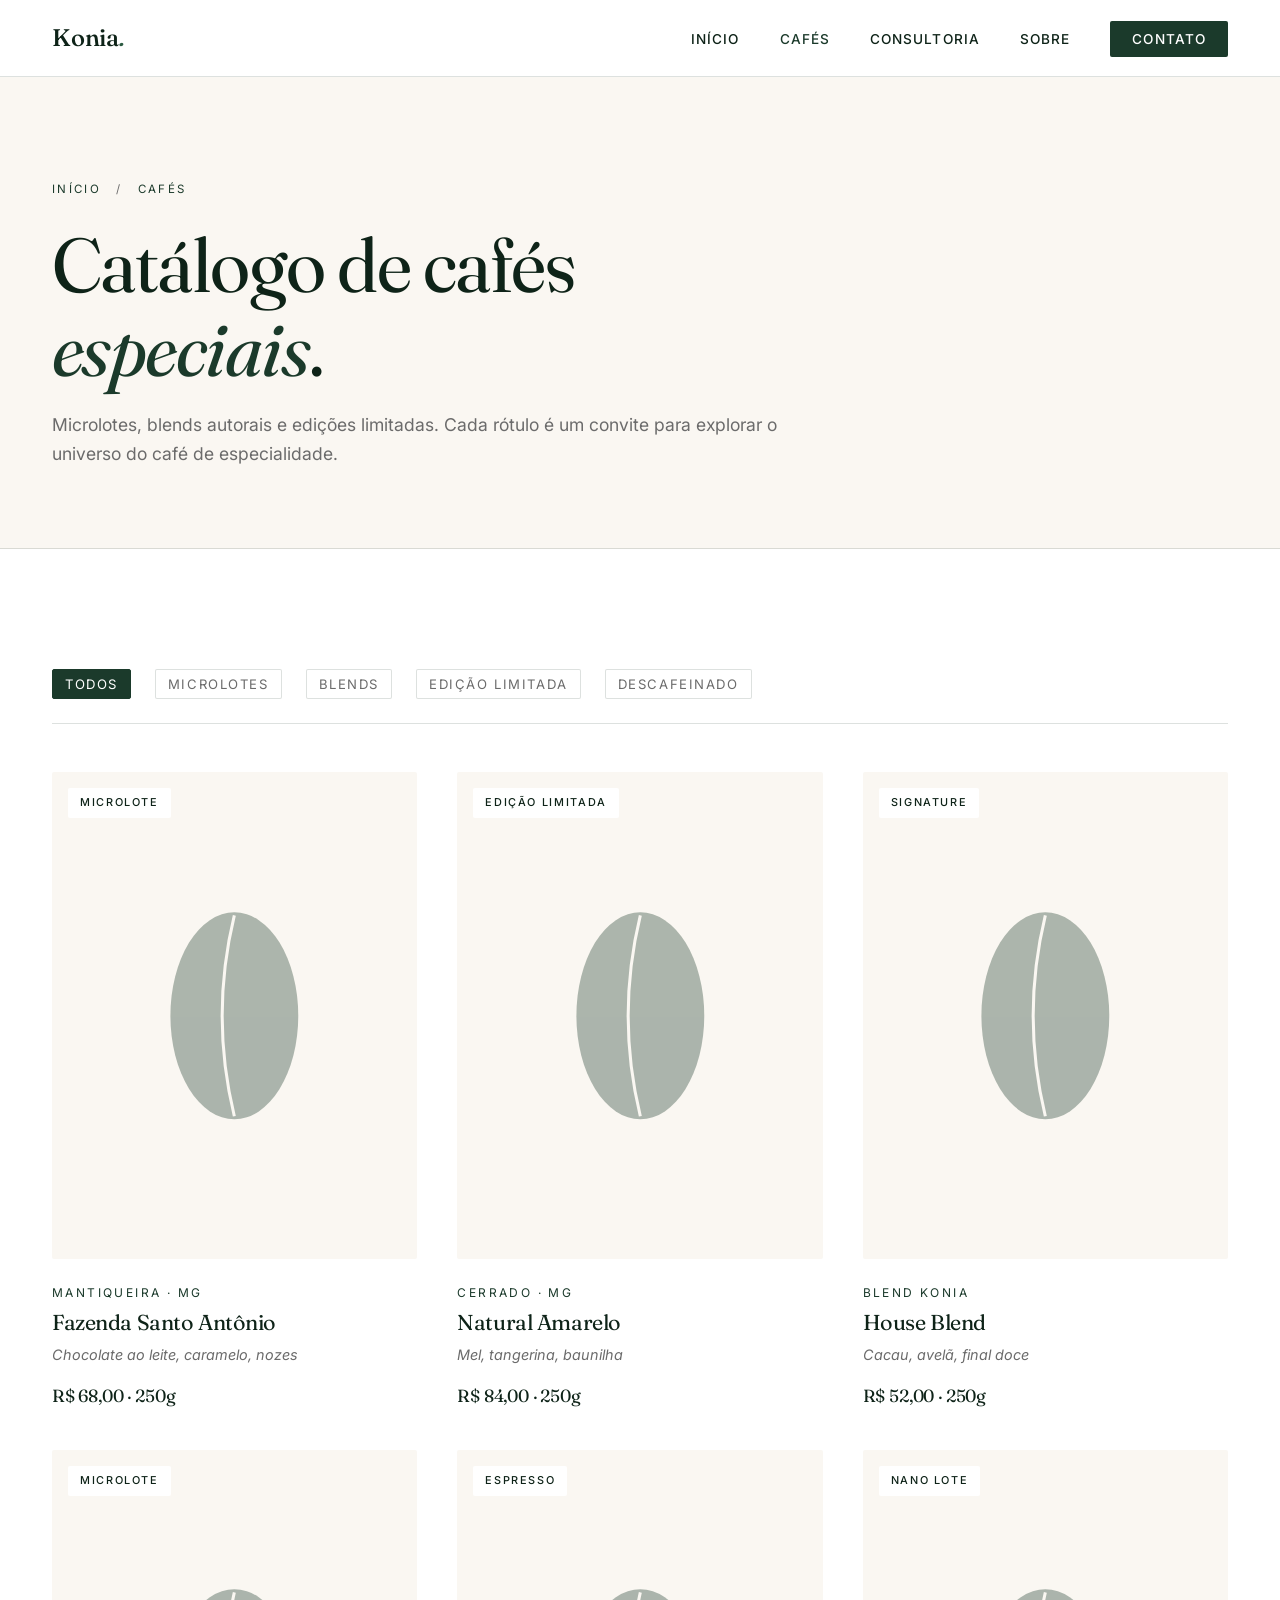
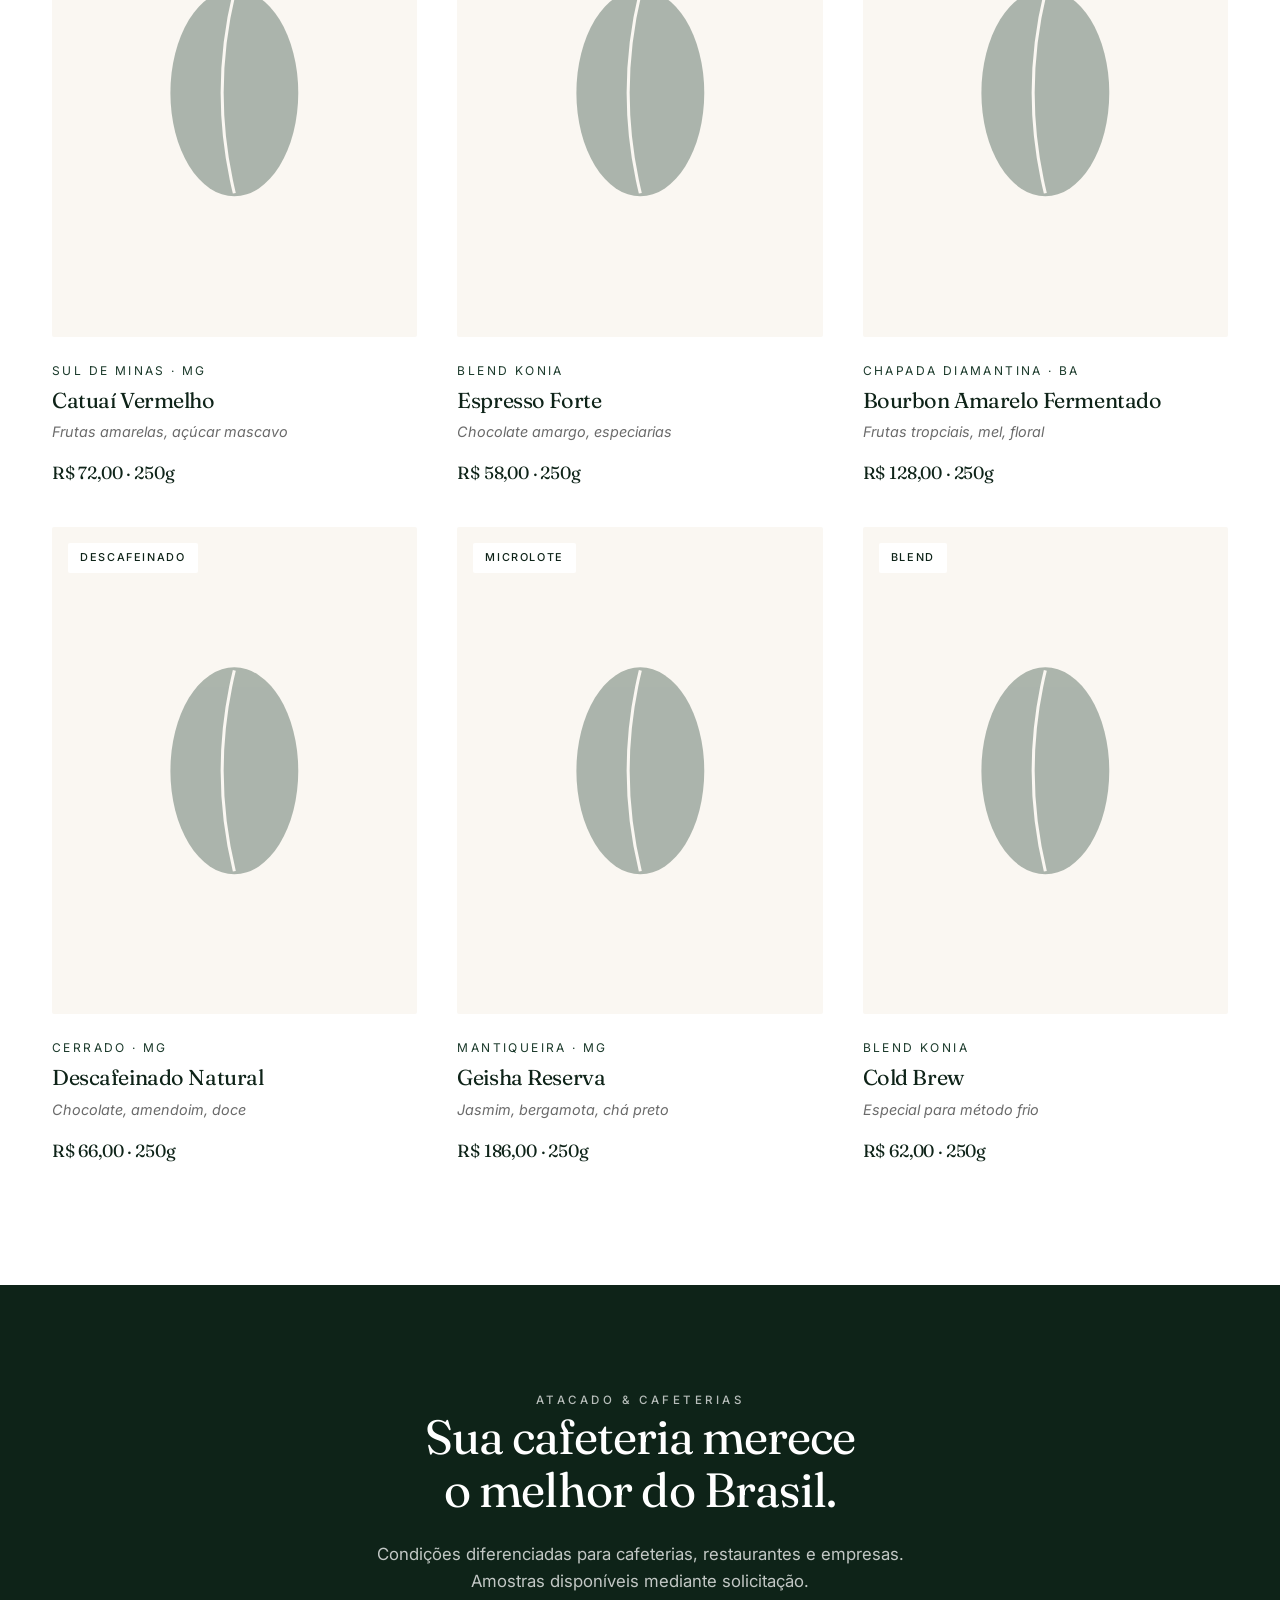
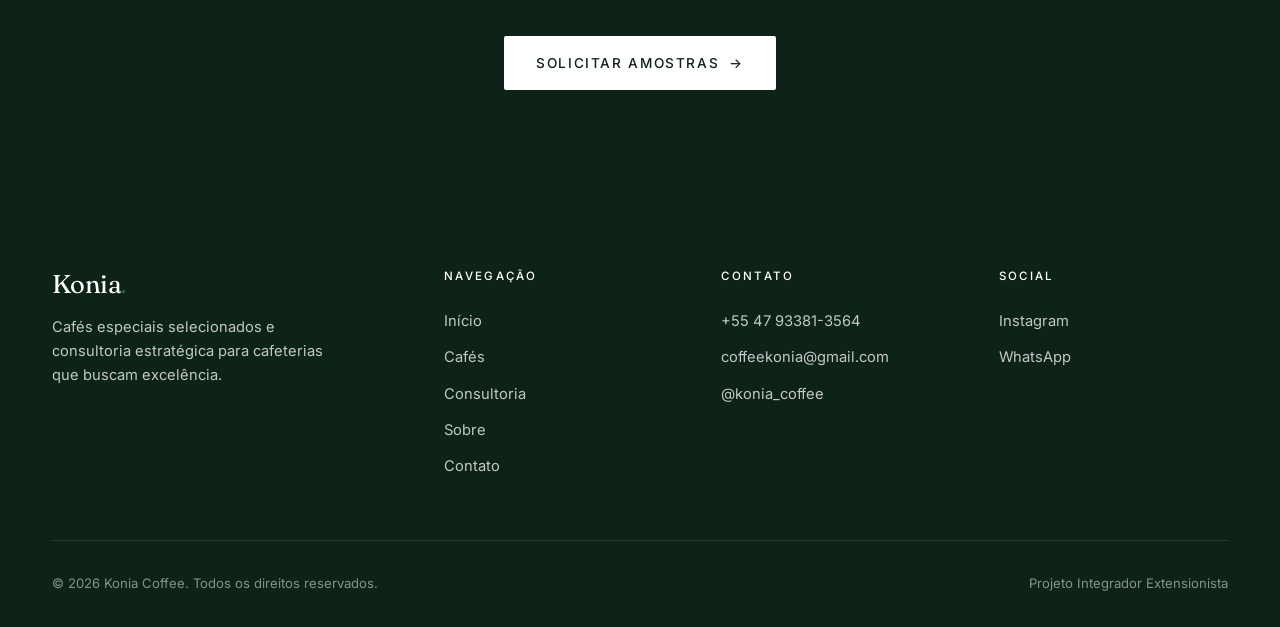
<file: produtos.html>
<!DOCTYPE html>
<html lang="pt-BR">
<head>
  <meta charset="UTF-8">
  <meta name="viewport" content="width=device-width, initial-scale=1.0">
  <meta name="description" content="Catálogo completo de cafés especiais Konia Coffee.">
  <title>Cafés | Konia Coffee</title>
  <link rel="preconnect" href="https://fonts.googleapis.com">
  <link rel="preconnect" href="https://fonts.gstatic.com" crossorigin>
  <link href="https://fonts.googleapis.com/css2?family=Fraunces:ital,wght@0,300;0,400;0,500;1,400&family=Inter:wght@300;400;500;600&display=swap" rel="stylesheet">
  <link rel="stylesheet" href="assets/css/style.css">
</head>
<body>

  <header class="nav">
    <div class="nav__inner">
      <a href="index.html" class="nav__logo">Konia<span>.</span></a>
      <button class="nav__toggle" aria-label="Abrir menu">
        <span></span><span></span><span></span>
      </button>
      <ul class="nav__menu">
        <li><a href="index.html" data-page="index.html">Início</a></li>
        <li><a href="produtos.html" data-page="produtos.html">Cafés</a></li>
        <li><a href="consultoria.html" data-page="consultoria.html">Consultoria</a></li>
        <li><a href="sobre.html" data-page="sobre.html">Sobre</a></li>
        <li><a href="contato.html" class="nav__cta">Contato</a></li>
      </ul>
    </div>
  </header>

  <section class="page-header">
    <div class="container">
      <div class="page-header__inner reveal">
        <div class="breadcrumb">Início <span>/</span> Cafés</div>
        <h1>Catálogo de cafés <em style="font-style:italic; color:var(--green);">especiais</em>.</h1>
        <p>Microlotes, blends autorais e edições limitadas. Cada rótulo é um convite para explorar o universo do café de especialidade.</p>
      </div>
    </div>
  </section>

  <section>
    <div class="container">
      <div class="filters reveal">
        <button class="filter is-active" data-filter="all">Todos</button>
        <button class="filter" data-filter="microlote">Microlotes</button>
        <button class="filter" data-filter="blend">Blends</button>
        <button class="filter" data-filter="limitada">Edição Limitada</button>
        <button class="filter" data-filter="descafeinado">Descafeinado</button>
      </div>

      <div class="products">
        <article class="product reveal" data-category="microlote">
          <div class="product__img">
            <span class="product__tag">Microlote</span>
            <svg viewBox="0 0 120 160" aria-hidden="true"><ellipse cx="60" cy="80" rx="42" ry="68" fill="#1B3A2B"/><path d="M60 14 Q 44 80 60 146" stroke="#FAF7F2" stroke-width="2" fill="none"/></svg>
          </div>
          <div class="product__origin">Mantiqueira · MG</div>
          <h3 class="product__name">Fazenda Santo Antônio</h3>
          <p class="product__notes">Chocolate ao leite, caramelo, nozes</p>
          <div class="product__price">R$ 68,00 · 250g</div>
        </article>

        <article class="product reveal" data-category="limitada">
          <div class="product__img">
            <span class="product__tag">Edição Limitada</span>
            <svg viewBox="0 0 120 160" aria-hidden="true"><ellipse cx="60" cy="80" rx="42" ry="68" fill="#1B3A2B"/><path d="M60 14 Q 44 80 60 146" stroke="#FAF7F2" stroke-width="2" fill="none"/></svg>
          </div>
          <div class="product__origin">Cerrado · MG</div>
          <h3 class="product__name">Natural Amarelo</h3>
          <p class="product__notes">Mel, tangerina, baunilha</p>
          <div class="product__price">R$ 84,00 · 250g</div>
        </article>

        <article class="product reveal" data-category="blend">
          <div class="product__img">
            <span class="product__tag">Signature</span>
            <svg viewBox="0 0 120 160" aria-hidden="true"><ellipse cx="60" cy="80" rx="42" ry="68" fill="#1B3A2B"/><path d="M60 14 Q 44 80 60 146" stroke="#FAF7F2" stroke-width="2" fill="none"/></svg>
          </div>
          <div class="product__origin">Blend Konia</div>
          <h3 class="product__name">House Blend</h3>
          <p class="product__notes">Cacau, avelã, final doce</p>
          <div class="product__price">R$ 52,00 · 250g</div>
        </article>

        <article class="product reveal" data-category="microlote">
          <div class="product__img">
            <span class="product__tag">Microlote</span>
            <svg viewBox="0 0 120 160" aria-hidden="true"><ellipse cx="60" cy="80" rx="42" ry="68" fill="#1B3A2B"/><path d="M60 14 Q 44 80 60 146" stroke="#FAF7F2" stroke-width="2" fill="none"/></svg>
          </div>
          <div class="product__origin">Sul de Minas · MG</div>
          <h3 class="product__name">Catuaí Vermelho</h3>
          <p class="product__notes">Frutas amarelas, açúcar mascavo</p>
          <div class="product__price">R$ 72,00 · 250g</div>
        </article>

        <article class="product reveal" data-category="blend">
          <div class="product__img">
            <span class="product__tag">Espresso</span>
            <svg viewBox="0 0 120 160" aria-hidden="true"><ellipse cx="60" cy="80" rx="42" ry="68" fill="#1B3A2B"/><path d="M60 14 Q 44 80 60 146" stroke="#FAF7F2" stroke-width="2" fill="none"/></svg>
          </div>
          <div class="product__origin">Blend Konia</div>
          <h3 class="product__name">Espresso Forte</h3>
          <p class="product__notes">Chocolate amargo, especiarias</p>
          <div class="product__price">R$ 58,00 · 250g</div>
        </article>

        <article class="product reveal" data-category="limitada">
          <div class="product__img">
            <span class="product__tag">Nano lote</span>
            <svg viewBox="0 0 120 160" aria-hidden="true"><ellipse cx="60" cy="80" rx="42" ry="68" fill="#1B3A2B"/><path d="M60 14 Q 44 80 60 146" stroke="#FAF7F2" stroke-width="2" fill="none"/></svg>
          </div>
          <div class="product__origin">Chapada Diamantina · BA</div>
          <h3 class="product__name">Bourbon Amarelo Fermentado</h3>
          <p class="product__notes">Frutas tropciais, mel, floral</p>
          <div class="product__price">R$ 128,00 · 250g</div>
        </article>

        <article class="product reveal" data-category="descafeinado">
          <div class="product__img">
            <span class="product__tag">Descafeinado</span>
            <svg viewBox="0 0 120 160" aria-hidden="true"><ellipse cx="60" cy="80" rx="42" ry="68" fill="#1B3A2B"/><path d="M60 14 Q 44 80 60 146" stroke="#FAF7F2" stroke-width="2" fill="none"/></svg>
          </div>
          <div class="product__origin">Cerrado · MG</div>
          <h3 class="product__name">Descafeinado Natural</h3>
          <p class="product__notes">Chocolate, amendoim, doce</p>
          <div class="product__price">R$ 66,00 · 250g</div>
        </article>

        <article class="product reveal" data-category="microlote">
          <div class="product__img">
            <span class="product__tag">Microlote</span>
            <svg viewBox="0 0 120 160" aria-hidden="true"><ellipse cx="60" cy="80" rx="42" ry="68" fill="#1B3A2B"/><path d="M60 14 Q 44 80 60 146" stroke="#FAF7F2" stroke-width="2" fill="none"/></svg>
          </div>
          <div class="product__origin">Mantiqueira · MG</div>
          <h3 class="product__name">Geisha Reserva</h3>
          <p class="product__notes">Jasmim, bergamota, chá preto</p>
          <div class="product__price">R$ 186,00 · 250g</div>
        </article>

        <article class="product reveal" data-category="blend">
          <div class="product__img">
            <span class="product__tag">Blend</span>
            <svg viewBox="0 0 120 160" aria-hidden="true"><ellipse cx="60" cy="80" rx="42" ry="68" fill="#1B3A2B"/><path d="M60 14 Q 44 80 60 146" stroke="#FAF7F2" stroke-width="2" fill="none"/></svg>
          </div>
          <div class="product__origin">Blend Konia</div>
          <h3 class="product__name">Cold Brew</h3>
          <p class="product__notes">Especial para método frio</p>
          <div class="product__price">R$ 62,00 · 250g</div>
        </article>
      </div>
    </div>
  </section>

  <section class="cta-strip">
    <div class="container">
      <div class="reveal">
        <span class="eyebrow" style="color:rgba(255,255,255,0.7);">Atacado & Cafeterias</span>
        <h2>Sua cafeteria merece<br>o melhor do Brasil.</h2>
        <p>Condições diferenciadas para cafeterias, restaurantes e empresas. Amostras disponíveis mediante solicitação.</p>
        <a href="contato.html" class="btn btn--primary">Solicitar amostras <span class="btn__arrow">→</span></a>
      </div>
    </div>
  </section>

  <footer class="footer">
    <div class="container">
      <div class="footer__grid">
        <div class="footer__brand">
          <h3>Konia<span style="color:var(--green-soft); font-style:italic;">.</span></h3>
          <p>Cafés especiais selecionados e consultoria estratégica para cafeterias que buscam excelência.</p>
        </div>
        <div class="footer__col">
          <h4>Navegação</h4>
          <ul>
            <li><a href="index.html">Início</a></li>
            <li><a href="produtos.html">Cafés</a></li>
            <li><a href="consultoria.html">Consultoria</a></li>
            <li><a href="sobre.html">Sobre</a></li>
            <li><a href="contato.html">Contato</a></li>
          </ul>
        </div>
        <div class="footer__col">
          <h4>Contato</h4>
          <ul>
            <li>+55 47 93381-3564</li>
            <li>coffeekonia@gmail.com</li>
            <li>@konia_coffee</li>
          </ul>
        </div>
        <div class="footer__col">
          <h4>Social</h4>
          <ul>
            <li><a href="https://instagram.com/konia_coffee" target="_blank" rel="noopener">Instagram</a></li>
            <li><a href="https://wa.me/5547933813564" target="_blank" rel="noopener">WhatsApp</a></li>
          </ul>
        </div>
      </div>
      <div class="footer__bottom">
        <span>© 2026 Konia Coffee. Todos os direitos reservados.</span>
        <span>Projeto Integrador Extensionista</span>
      </div>
    </div>
  </footer>

  <script src="assets/js/main.js"></script>
</body>
</html>
</file>
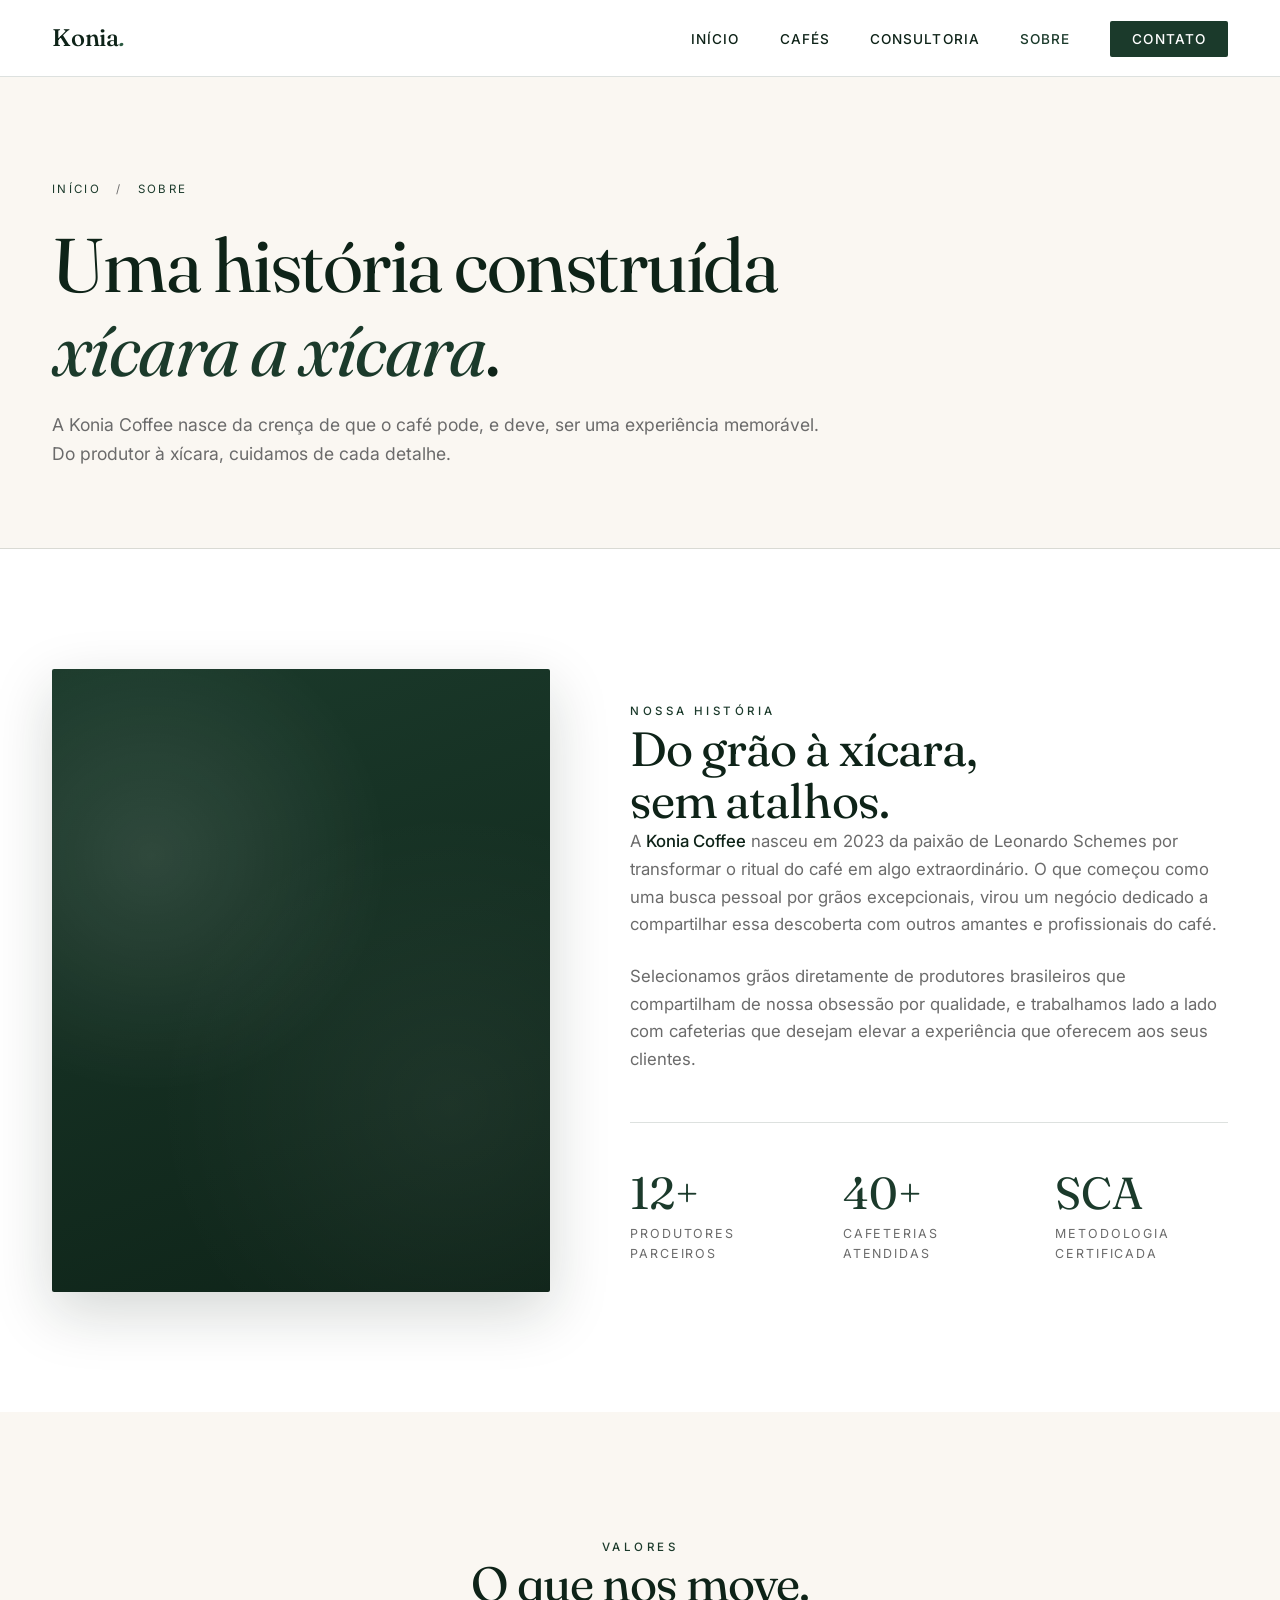
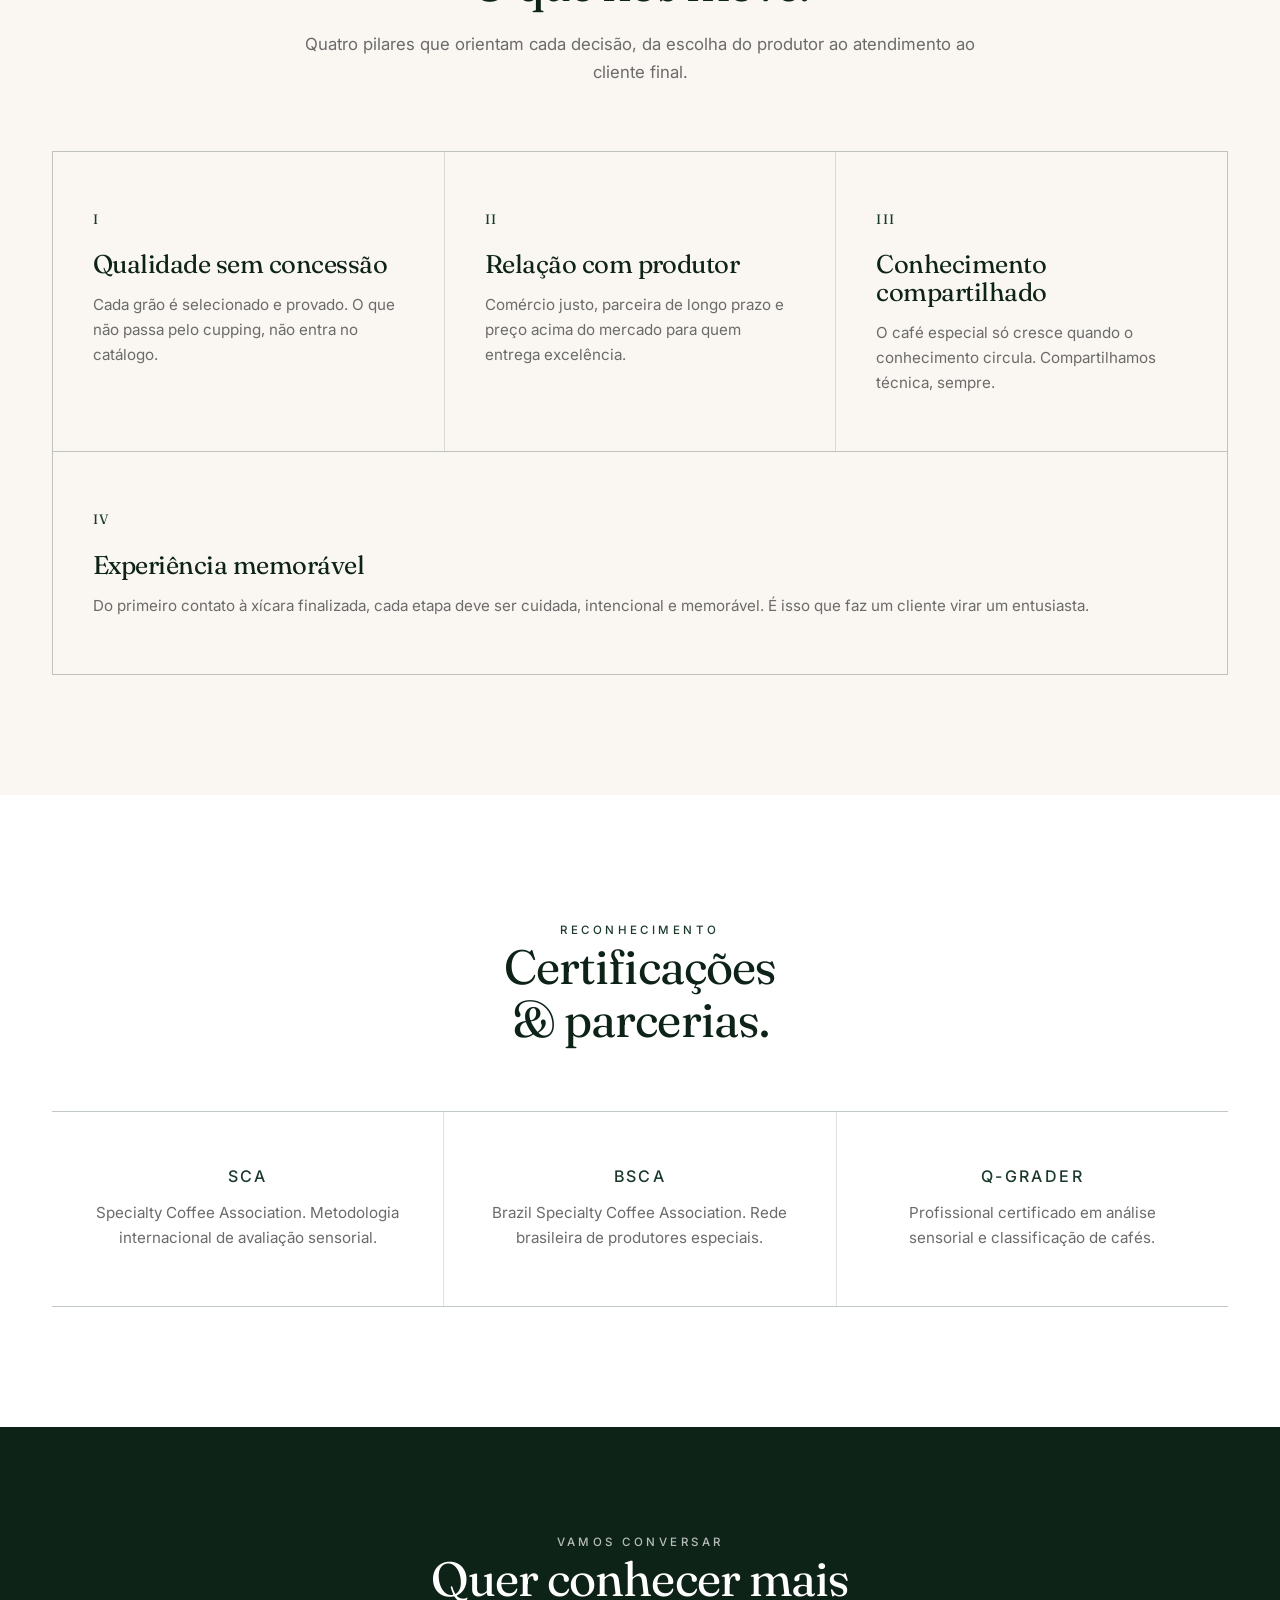
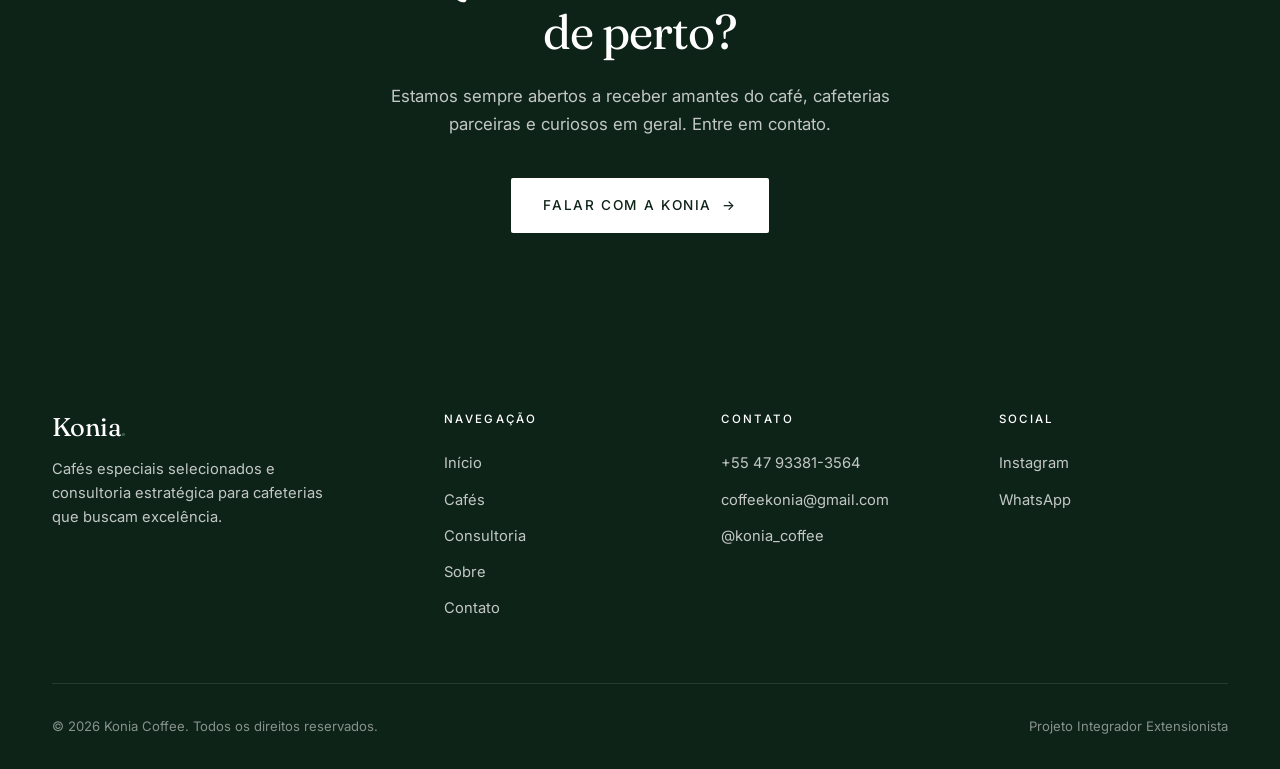
<file: sobre.html>
<!DOCTYPE html>
<html lang="pt-BR">
<head>
  <meta charset="UTF-8">
  <meta name="viewport" content="width=device-width, initial-scale=1.0">
  <meta name="description" content="Conheça a história e os valores da Konia Coffee.">
  <title>Sobre | Konia Coffee</title>
  <link rel="preconnect" href="https://fonts.googleapis.com">
  <link rel="preconnect" href="https://fonts.gstatic.com" crossorigin>
  <link href="https://fonts.googleapis.com/css2?family=Fraunces:ital,wght@0,300;0,400;0,500;1,400&family=Inter:wght@300;400;500;600&display=swap" rel="stylesheet">
  <link rel="stylesheet" href="assets/css/style.css">
</head>
<body>

  <header class="nav">
    <div class="nav__inner">
      <a href="index.html" class="nav__logo">Konia<span>.</span></a>
      <button class="nav__toggle" aria-label="Abrir menu">
        <span></span><span></span><span></span>
      </button>
      <ul class="nav__menu">
        <li><a href="index.html" data-page="index.html">Início</a></li>
        <li><a href="produtos.html" data-page="produtos.html">Cafés</a></li>
        <li><a href="consultoria.html" data-page="consultoria.html">Consultoria</a></li>
        <li><a href="sobre.html" data-page="sobre.html">Sobre</a></li>
        <li><a href="contato.html" class="nav__cta">Contato</a></li>
      </ul>
    </div>
  </header>

  <section class="page-header">
    <div class="container">
      <div class="page-header__inner reveal">
        <div class="breadcrumb">Início <span>/</span> Sobre</div>
        <h1>Uma história construída<br><em style="font-style:italic; color:var(--green);">xícara a xícara</em>.</h1>
        <p>A Konia Coffee nasce da crença de que o café pode, e deve, ser uma experiência memorável. Do produtor à xícara, cuidamos de cada detalhe.</p>
      </div>
    </div>
  </section>

  <section>
    <div class="container">
      <div class="about__grid">
        <div class="about__image reveal" aria-hidden="true"></div>
        <div class="about__content reveal">
          <span class="eyebrow">Nossa história</span>
          <h2>Do grão à xícara,<br>sem atalhos.</h2>
          <p>A <strong>Konia Coffee</strong> nasceu em 2023 da paixão de Leonardo Schemes por transformar o ritual do café em algo extraordinário. O que começou como uma busca pessoal por grãos excepcionais, virou um negócio dedicado a compartilhar essa descoberta com outros amantes e profissionais do café.</p>
          <p>Selecionamos grãos diretamente de produtores brasileiros que compartilham de nossa obsessão por qualidade, e trabalhamos lado a lado com cafeterias que desejam elevar a experiência que oferecem aos seus clientes.</p>
          <div class="about__stats">
            <div>
              <div class="stat__num">12+</div>
              <div class="stat__label">Produtores parceiros</div>
            </div>
            <div>
              <div class="stat__num">40+</div>
              <div class="stat__label">Cafeterias atendidas</div>
            </div>
            <div>
              <div class="stat__num">SCA</div>
              <div class="stat__label">Metodologia certificada</div>
            </div>
          </div>
        </div>
      </div>
    </div>
  </section>

  <section class="section--cream">
    <div class="container">
      <div class="section__head center reveal">
        <span class="eyebrow">Valores</span>
        <h2>O que nos move.</h2>
        <p>Quatro pilares que orientam cada decisão, da escolha do produtor ao atendimento ao cliente final.</p>
      </div>
      <div class="pillars" style="background:var(--green-line); border:1px solid var(--green-line);">
        <div class="pillar reveal">
          <div class="pillar__num">I</div>
          <h3>Qualidade sem concessão</h3>
          <p>Cada grão é selecionado e provado. O que não passa pelo cupping, não entra no catálogo.</p>
        </div>
        <div class="pillar reveal">
          <div class="pillar__num">II</div>
          <h3>Relação com produtor</h3>
          <p>Comércio justo, parceira de longo prazo e preço acima do mercado para quem entrega excelência.</p>
        </div>
        <div class="pillar reveal">
          <div class="pillar__num">III</div>
          <h3>Conhecimento compartilhado</h3>
          <p>O café especial só cresce quando o conhecimento circula. Compartilhamos técnica, sempre.</p>
        </div>
      </div>
      <div class="pillars" style="background:var(--green-line); border-top:none; border-left:1px solid var(--green-line); border-right:1px solid var(--green-line); border-bottom:1px solid var(--green-line); grid-template-columns:1fr;">
        <div class="pillar reveal">
          <div class="pillar__num">IV</div>
          <h3>Experiência memorável</h3>
          <p>Do primeiro contato à xícara finalizada, cada etapa deve ser cuidada, intencional e memorável. É isso que faz um cliente virar um entusiasta.</p>
        </div>
      </div>
    </div>
  </section>

  <section>
    <div class="container">
      <div class="section__head center reveal">
        <span class="eyebrow">Reconhecimento</span>
        <h2>Certificações<br>& parcerias.</h2>
      </div>
      <div class="pillars">
        <div class="pillar reveal" style="text-align:center;">
          <h3 style="font-size:1rem; letter-spacing:0.15em; text-transform:uppercase; color:var(--green); font-family:'Inter',sans-serif; font-weight:500;">SCA</h3>
          <p>Specialty Coffee Association. Metodologia internacional de avaliação sensorial.</p>
        </div>
        <div class="pillar reveal" style="text-align:center;">
          <h3 style="font-size:1rem; letter-spacing:0.15em; text-transform:uppercase; color:var(--green); font-family:'Inter',sans-serif; font-weight:500;">BSCA</h3>
          <p>Brazil Specialty Coffee Association. Rede brasileira de produtores especiais.</p>
        </div>
        <div class="pillar reveal" style="text-align:center;">
          <h3 style="font-size:1rem; letter-spacing:0.15em; text-transform:uppercase; color:var(--green); font-family:'Inter',sans-serif; font-weight:500;">Q-GRADER</h3>
          <p>Profissional certificado em análise sensorial e classificação de cafés.</p>
        </div>
      </div>
    </div>
  </section>

  <section class="cta-strip">
    <div class="container">
      <div class="reveal">
        <span class="eyebrow" style="color:rgba(255,255,255,0.7);">Vamos conversar</span>
        <h2>Quer conhecer mais<br>de perto?</h2>
        <p>Estamos sempre abertos a receber amantes do café, cafeterias parceiras e curiosos em geral. Entre em contato.</p>
        <a href="contato.html" class="btn btn--primary">Falar com a Konia <span class="btn__arrow">→</span></a>
      </div>
    </div>
  </section>

  <footer class="footer">
    <div class="container">
      <div class="footer__grid">
        <div class="footer__brand">
          <h3>Konia<span style="color:var(--green-soft); font-style:italic;">.</span></h3>
          <p>Cafés especiais selecionados e consultoria estratégica para cafeterias que buscam excelência.</p>
        </div>
        <div class="footer__col">
          <h4>Navegação</h4>
          <ul>
            <li><a href="index.html">Início</a></li>
            <li><a href="produtos.html">Cafés</a></li>
            <li><a href="consultoria.html">Consultoria</a></li>
            <li><a href="sobre.html">Sobre</a></li>
            <li><a href="contato.html">Contato</a></li>
          </ul>
        </div>
        <div class="footer__col">
          <h4>Contato</h4>
          <ul>
            <li>+55 47 93381-3564</li>
            <li>coffeekonia@gmail.com</li>
            <li>@konia_coffee</li>
          </ul>
        </div>
        <div class="footer__col">
          <h4>Social</h4>
          <ul>
            <li><a href="https://instagram.com/konia_coffee" target="_blank" rel="noopener">Instagram</a></li>
            <li><a href="https://wa.me/5547933813564" target="_blank" rel="noopener">WhatsApp</a></li>
          </ul>
        </div>
      </div>
      <div class="footer__bottom">
        <span>© 2026 Konia Coffee. Todos os direitos reservados.</span>
        <span>Projeto Integrador Extensionista</span>
      </div>
    </div>
  </footer>

  <script src="assets/js/main.js"></script>
</body>
</html>
</file>
<file: assets/css/style.css>
/* =========================================================
   Konia Coffee — Catálogo Virtual
   Paleta: Verde Royal #1B3A2B + Branco + Cream
   ========================================================= */

:root {
  --green: #1B3A2B;
  --green-dark: #0E2318;
  --green-soft: #2D5B43;
  --green-line: rgba(27, 58, 43, 0.15);
  --cream: #FAF7F2;
  --white: #FFFFFF;
  --ink: #121212;
  --muted: #6B6B6B;
  --radius: 2px;
  --ease: cubic-bezier(0.22, 1, 0.36, 1);
  --shadow-soft: 0 10px 40px rgba(14, 35, 24, 0.08);
  --shadow-strong: 0 20px 60px rgba(14, 35, 24, 0.18);
  --container: 1240px;
}

* { box-sizing: border-box; margin: 0; padding: 0; }

html { }

body {
  font-family: 'Inter', -apple-system, BlinkMacSystemFont, sans-serif;
  font-size: 16px;
  line-height: 1.65;
  color: var(--ink);
  background: var(--white);
  -webkit-font-smoothing: antialiased;
  -moz-osx-font-smoothing: grayscale;
}

img { max-width: 100%; display: block; }

a { color: inherit; text-decoration: none; }
a:hover { opacity: .7; }

button { font-family: inherit; cursor: pointer; border: none; background: none; }

h1, h2, h3, h4 {
  font-family: 'Fraunces', 'Playfair Display', Georgia, serif;
  font-weight: 400;
  letter-spacing: -0.02em;
  line-height: 1.1;
  color: var(--green-dark);
}

h1 { font-size: clamp(2.5rem, 6vw, 4.75rem); }
h2 { font-size: clamp(1.9rem, 4vw, 3rem); }
h3 { font-size: clamp(1.25rem, 2vw, 1.6rem); }

p { color: var(--ink); }

.container {
  width: 100%;
  max-width: var(--container);
  margin: 0 auto;
  padding: 0 32px;
}

.eyebrow {
  font-family: 'Inter', sans-serif;
  font-size: 0.72rem;
  letter-spacing: 0.3em;
  text-transform: uppercase;
  color: var(--green);
  font-weight: 500;
  margin-bottom: 18px;
}

/* ============== NAV ============== */
.nav {
  position: fixed;
  top: 0; left: 0; right: 0;
  z-index: 100;
  background: var(--white);
  border-bottom: 1px solid var(--green-line);
}

.nav__inner {
  max-width: var(--container);
  margin: 0 auto;
  padding: 18px 32px;
  display: flex;
  align-items: center;
  justify-content: space-between;
}

.nav__logo {
  font-family: 'Fraunces', serif;
  font-size: 1.5rem;
  font-weight: 500;
  color: var(--green-dark);
  letter-spacing: -0.01em;
}

.nav__logo span { font-style: italic; color: var(--green-soft); }

.nav__menu {
  display: flex;
  gap: 40px;
  list-style: none;
  align-items: center;
}

.nav__menu a {
  font-size: 0.85rem;
  letter-spacing: 0.08em;
  text-transform: uppercase;
  font-weight: 500;
  color: var(--green-dark);
  position: relative;
  padding: 8px 0;
}

.nav__menu a.is-active { color: var(--green); }
.nav__menu a:hover { color: var(--green); opacity: 1; }

.nav__cta {
  padding: 10px 22px !important;
  background: var(--green);
  color: var(--white) !important;
  border-radius: var(--radius);
}
.nav__cta:hover { background: var(--green-dark); color: var(--white) !important; opacity: 1; }

.nav__toggle {
  display: none;
  width: 32px;
  height: 32px;
  flex-direction: column;
  justify-content: center;
  gap: 6px;
}
.nav__toggle span {
  display: block;
  width: 24px;
  height: 1.5px;
  background: var(--green-dark);
}

/* ============== BUTTONS ============== */
.btn {
  display: inline-flex;
  align-items: center;
  gap: 10px;
  padding: 16px 32px;
  font-size: 0.85rem;
  letter-spacing: 0.12em;
  text-transform: uppercase;
  font-weight: 500;
  border-radius: var(--radius);
  cursor: pointer;
}

.btn--primary {
  background: var(--green);
  color: var(--white);
}
.btn--primary:hover {
  background: var(--green-dark);
  opacity: 1;
}

.btn--ghost {
  background: transparent;
  color: var(--green-dark);
  border: 1px solid var(--green-line);
}
.btn--ghost:hover {
  background: var(--green);
  color: var(--white);
  border-color: var(--green);
  opacity: 1;
}

/* ============== HERO ============== */
.hero {
  min-height: 100vh;
  display: flex;
  align-items: center;
  padding-top: 120px;
  padding-bottom: 80px;
  position: relative;
  overflow: hidden;
  background:
    radial-gradient(ellipse at top right, rgba(27, 58, 43, 0.06), transparent 60%),
    linear-gradient(180deg, var(--cream) 0%, var(--white) 100%);
}

.hero__grid {
  display: grid;
  grid-template-columns: 1.1fr 1fr;
  gap: 80px;
  align-items: center;
}

.hero__content h1 {
  margin-bottom: 28px;
}
.hero__content h1 em {
  font-style: italic;
  color: var(--green);
}

.hero__content p {
  font-size: 1.1rem;
  color: var(--muted);
  max-width: 520px;
  margin-bottom: 40px;
}

.hero__actions {
  display: flex;
  gap: 16px;
  flex-wrap: wrap;
}

.hero__visual {
  position: relative;
  aspect-ratio: 4/5;
  border-radius: var(--radius);
  overflow: hidden;
  background: linear-gradient(135deg, var(--green-soft), var(--green-dark));
  box-shadow: var(--shadow-strong);
}
.hero__visual::before {
  content: '';
  position: absolute;
  inset: 0;
  background:
    radial-gradient(circle at 30% 20%, rgba(255,255,255,0.15), transparent 50%),
    radial-gradient(circle at 70% 80%, rgba(255,255,255,0.08), transparent 50%);
}
.hero__visual-label {
  position: absolute;
  left: 32px;
  bottom: 32px;
  color: var(--white);
  font-family: 'Fraunces', serif;
  font-size: 1.4rem;
  font-style: italic;
  line-height: 1.3;
}
.hero__visual-label small {
  display: block;
  font-family: 'Inter', sans-serif;
  font-style: normal;
  font-size: 0.72rem;
  letter-spacing: 0.25em;
  text-transform: uppercase;
  opacity: 0.7;
  margin-bottom: 10px;
}

.hero__beans {
  position: absolute;
  inset: 0;
  display: flex;
  align-items: center;
  justify-content: center;
  opacity: 0.9;
}
.hero__beans svg { width: 55%; height: auto; }

/* ============== SECTION ============== */
section { padding: 120px 0; }
.section--tight { padding: 80px 0; }
.section--cream { background: var(--cream); }
.section--dark { background: var(--green-dark); color: var(--white); }
.section--dark h1, .section--dark h2, .section--dark h3 { color: var(--white); }
.section--dark .eyebrow { color: var(--cream); opacity: 0.7; }

.section__head {
  max-width: 680px;
  margin-bottom: 64px;
}
.section__head.center {
  margin: 0 auto 64px;
  text-align: center;
}
.section__head p {
  font-size: 1.05rem;
  color: var(--muted);
  margin-top: 20px;
}
.section--dark .section__head p { color: rgba(255,255,255,0.7); }

/* ============== FEATURES / PILARES ============== */
.pillars {
  display: grid;
  grid-template-columns: repeat(3, 1fr);
  gap: 1px;
  background: var(--green-line);
  border-top: 1px solid var(--green-line);
  border-bottom: 1px solid var(--green-line);
}
.pillar {
  background: var(--white);
  padding: 56px 40px;
}
.section--cream .pillar { background: var(--cream); }
.pillar__num {
  font-family: 'Fraunces', serif;
  font-size: 0.85rem;
  color: var(--green);
  letter-spacing: 0.1em;
  margin-bottom: 20px;
}
.pillar h3 { margin-bottom: 14px; }
.pillar p { color: var(--muted); font-size: 0.95rem; }

/* ============== PRODUCTS ============== */
.products {
  display: grid;
  grid-template-columns: repeat(3, 1fr);
  gap: 40px;
}
.product { cursor: pointer; }
.product:hover .product__name { color: var(--green); }

.product__img {
  aspect-ratio: 3/4;
  background: var(--cream);
  border-radius: var(--radius);
  margin-bottom: 24px;
  position: relative;
  overflow: hidden;
  display: flex;
  align-items: center;
  justify-content: center;
}

.product__img svg { width: 50%; height: 50%; opacity: .35; }

.product__tag {
  position: absolute;
  top: 16px; left: 16px;
  background: var(--white);
  color: var(--green-dark);
  font-size: 0.68rem;
  letter-spacing: 0.15em;
  text-transform: uppercase;
  padding: 6px 12px;
  border-radius: var(--radius);
  font-weight: 500;
}

.product__origin {
  font-size: 0.75rem;
  letter-spacing: 0.2em;
  text-transform: uppercase;
  color: var(--green);
  margin-bottom: 8px;
}
.product__name {
  font-family: 'Fraunces', serif;
  font-size: 1.35rem;
  color: var(--green-dark);
  margin-bottom: 8px;
}
.product__notes {
  font-size: 0.9rem;
  color: var(--muted);
  margin-bottom: 14px;
  font-style: italic;
}
.product__price {
  font-family: 'Fraunces', serif;
  font-size: 1.1rem;
  color: var(--green-dark);
  letter-spacing: -0.01em;
}

/* ============== CONSULTORIA ============== */
.services {
  display: grid;
  grid-template-columns: repeat(2, 1fr);
  gap: 32px;
}
.service {
  padding: 48px 40px;
  background: var(--white);
  border: 1px solid var(--green-line);
  border-radius: var(--radius);
}
.service:hover { border-color: var(--green); }
.service:hover h3 { color: var(--green); }

.service__num {
  font-family: 'Fraunces', serif;
  font-size: 2.5rem;
  color: var(--green);
  opacity: 0.35;
  margin-bottom: 16px;
}
.service h3 { margin-bottom: 16px; }
.service p { color: var(--muted); margin-bottom: 20px; font-size: 0.95rem; }

.service__list {
  list-style: none;
  padding-top: 20px;
  border-top: 1px solid var(--green-line);
}
.service__list li {
  font-size: 0.88rem;
  color: var(--muted);
  padding: 8px 0;
  padding-left: 20px;
  position: relative;
}
.service__list li::before {
  content: '—';
  position: absolute;
  left: 0;
  color: var(--green);
}

/* ============== PROCESS ============== */
.process {
  display: grid;
  grid-template-columns: repeat(4, 1fr);
  gap: 1px;
  background: rgba(255,255,255,0.1);
  border-top: 1px solid rgba(255,255,255,0.1);
  border-bottom: 1px solid rgba(255,255,255,0.1);
}
.process__step {
  padding: 48px 32px;
  background: var(--green-dark);
}
.process__num {
  font-family: 'Fraunces', serif;
  font-style: italic;
  font-size: 3rem;
  opacity: 0.4;
  margin-bottom: 20px;
}
.process__step h3 { color: var(--white); font-size: 1.15rem; margin-bottom: 12px; }
.process__step p { color: rgba(255,255,255,0.6); font-size: 0.9rem; }

/* ============== ABOUT / SOBRE ============== */
.about__grid {
  display: grid;
  grid-template-columns: 1fr 1.2fr;
  gap: 80px;
  align-items: center;
}
.about__image {
  aspect-ratio: 4/5;
  border-radius: var(--radius);
  background: linear-gradient(160deg, var(--green), var(--green-dark));
  position: relative;
  overflow: hidden;
  box-shadow: var(--shadow-strong);
}
.about__image::after {
  content: '';
  position: absolute;
  inset: 0;
  background:
    radial-gradient(circle at 20% 30%, rgba(255,255,255,0.1), transparent 40%),
    radial-gradient(circle at 80% 70%, rgba(255,255,255,0.05), transparent 50%);
}
.about__content p { margin-bottom: 24px; color: var(--muted); font-size: 1.05rem; }
.about__content p strong { color: var(--green-dark); font-weight: 500; }

.about__stats {
  display: grid;
  grid-template-columns: repeat(3, 1fr);
  gap: 40px;
  margin-top: 48px;
  padding-top: 48px;
  border-top: 1px solid var(--green-line);
}
.stat__num {
  font-family: 'Fraunces', serif;
  font-size: 2.8rem;
  color: var(--green);
  line-height: 1;
  margin-bottom: 8px;
}
.stat__label {
  font-size: 0.78rem;
  letter-spacing: 0.15em;
  text-transform: uppercase;
  color: var(--muted);
}

/* ============== PAGE HEADER ============== */
.page-header {
  padding-top: 180px;
  padding-bottom: 80px;
  background: var(--cream);
  border-bottom: 1px solid var(--green-line);
}
.page-header__inner { max-width: 780px; }
.page-header h1 { margin-bottom: 20px; }
.page-header p { color: var(--muted); font-size: 1.1rem; }
.breadcrumb {
  font-size: 0.72rem;
  letter-spacing: 0.2em;
  text-transform: uppercase;
  color: var(--green);
  margin-bottom: 24px;
}
.breadcrumb span { color: var(--muted); margin: 0 10px; }

/* ============== FILTERS ============== */
.filters {
  display: flex;
  gap: 24px;
  flex-wrap: wrap;
  margin-bottom: 48px;
  padding-bottom: 24px;
  border-bottom: 1px solid var(--green-line);
}
.filter {
  font-size: 0.82rem;
  letter-spacing: 0.12em;
  text-transform: uppercase;
  color: var(--muted);
  padding: 6px 12px;
  cursor: pointer;
  border: 1px solid var(--green-line);
  border-radius: var(--radius);
  background: var(--white);
}
.filter:hover { color: var(--green); border-color: var(--green); }
.filter.is-active { color: var(--white); background: var(--green); border-color: var(--green); }

/* ============== CONTACT ============== */
.contact__grid {
  display: grid;
  grid-template-columns: 1fr 1.3fr;
  gap: 80px;
}
.contact__info h3 { margin-bottom: 32px; }
.contact__list { list-style: none; }
.contact__list li {
  padding: 24px 0;
  border-bottom: 1px solid var(--green-line);
}
.contact__list li:last-child { border-bottom: none; }
.contact__label {
  font-size: 0.72rem;
  letter-spacing: 0.2em;
  text-transform: uppercase;
  color: var(--green);
  margin-bottom: 8px;
  display: block;
}
.contact__value {
  font-family: 'Fraunces', serif;
  font-size: 1.25rem;
  color: var(--green-dark);
}

.form {
  display: grid;
  gap: 24px;
  padding: 48px;
  background: var(--cream);
  border-radius: var(--radius);
}
.form__row {
  display: grid;
  grid-template-columns: 1fr 1fr;
  gap: 24px;
}
.field { display: flex; flex-direction: column; }
.field label {
  font-size: 0.72rem;
  letter-spacing: 0.2em;
  text-transform: uppercase;
  color: var(--green);
  margin-bottom: 10px;
  font-weight: 500;
}
.field input,
.field select,
.field textarea {
  font-family: inherit;
  font-size: 1rem;
  padding: 14px 0;
  border: none;
  border-bottom: 1px solid var(--green-line);
  background: transparent;
  color: var(--ink);
}
.field input:focus,
.field select:focus,
.field textarea:focus {
  outline: none;
  border-bottom-color: var(--green);
}
.field textarea { resize: vertical; min-height: 120px; }

.form__msg {
  padding: 14px 18px;
  background: var(--green);
  color: var(--white);
  font-size: 0.9rem;
  border-radius: var(--radius);
  display: none;
}
.form__msg.is-visible { display: block; }

/* ============== CTA STRIP ============== */
.cta-strip {
  padding: 100px 0;
  background: var(--green-dark);
  color: var(--white);
  text-align: center;
}
.cta-strip h2 { color: var(--white); margin-bottom: 24px; }
.cta-strip p {
  color: rgba(255,255,255,0.75);
  max-width: 560px;
  margin: 0 auto 40px;
  font-size: 1.05rem;
}
.cta-strip .btn--primary {
  background: var(--white);
  color: var(--green-dark);
}
.cta-strip .btn--primary:hover {
  background: var(--cream);
}

/* ============== FOOTER ============== */
.footer {
  background: var(--green-dark);
  color: rgba(255,255,255,0.75);
  padding: 80px 0 32px;
}
.footer__grid {
  display: grid;
  grid-template-columns: 1.5fr 1fr 1fr 1fr;
  gap: 48px;
  margin-bottom: 56px;
}
.footer__brand h3 {
  color: var(--white);
  font-size: 1.6rem;
  margin-bottom: 16px;
}
.footer__brand p { font-size: 0.92rem; max-width: 280px; color: rgba(255,255,255,0.75);}
.footer__col h4 {
  color: var(--white);
  font-family: 'Inter', sans-serif;
  font-size: 0.72rem;
  letter-spacing: 0.2em;
  text-transform: uppercase;
  font-weight: 500;
  margin-bottom: 20px;
}
.footer__col ul { list-style: none; }
.footer__col li { padding: 6px 0; font-size: 0.92rem; }

.footer__bottom {
  padding-top: 32px;
  border-top: 1px solid rgba(255,255,255,0.1);
  display: flex;
  justify-content: space-between;
  align-items: center;
  font-size: 0.82rem;
  color: rgba(255,255,255,0.5);
  flex-wrap: wrap;
  gap: 16px;
}

/* .reveal class kept for compatibility but does nothing */
.reveal { }

/* ============== RESPONSIVE ============== */
@media (max-width: 1024px) {
  .hero__grid { grid-template-columns: 1fr; gap: 56px; }
  .hero__visual { max-width: 480px; margin: 0 auto; }
  .products { grid-template-columns: repeat(2, 1fr); }
  .about__grid { grid-template-columns: 1fr; gap: 56px; }
  .contact__grid { grid-template-columns: 1fr; gap: 56px; }
  .process { grid-template-columns: repeat(2, 1fr); }
  .footer__grid { grid-template-columns: 1fr 1fr; gap: 40px; }
}

@media (max-width: 768px) {
  .container { padding: 0 24px; }
  section { padding: 80px 0; }
  .page-header { padding-top: 140px; padding-bottom: 60px; }

  .nav__menu {
    position: fixed;
    top: 68px; left: 0; right: 0;
    flex-direction: column;
    background: var(--white);
    padding: 32px;
    gap: 24px;
    border-bottom: 1px solid var(--green-line);
    display: none;
  }
  .nav.is-open .nav__menu { display: flex; }
  .nav__toggle { display: flex; }

  .pillars { grid-template-columns: 1fr; }
  .products { grid-template-columns: 1fr; gap: 32px; }
  .services { grid-template-columns: 1fr; }
  .process { grid-template-columns: 1fr; }
  .about__stats { grid-template-columns: 1fr; gap: 24px; }
  .form { padding: 32px 24px; }
  .form__row { grid-template-columns: 1fr; }
  .footer__grid { grid-template-columns: 1fr; gap: 32px; }
  .footer__bottom { flex-direction: column; text-align: center; }

  .hero { padding-top: 100px; padding-bottom: 60px; }
  .hero__actions { flex-direction: column; }
  .hero__actions .btn { justify-content: center; }
}

@media (max-width: 480px) {
  h1 { font-size: 2.2rem; }
  h2 { font-size: 1.75rem; }
  .btn { padding: 14px 24px; font-size: 0.78rem; }
}
</file>
